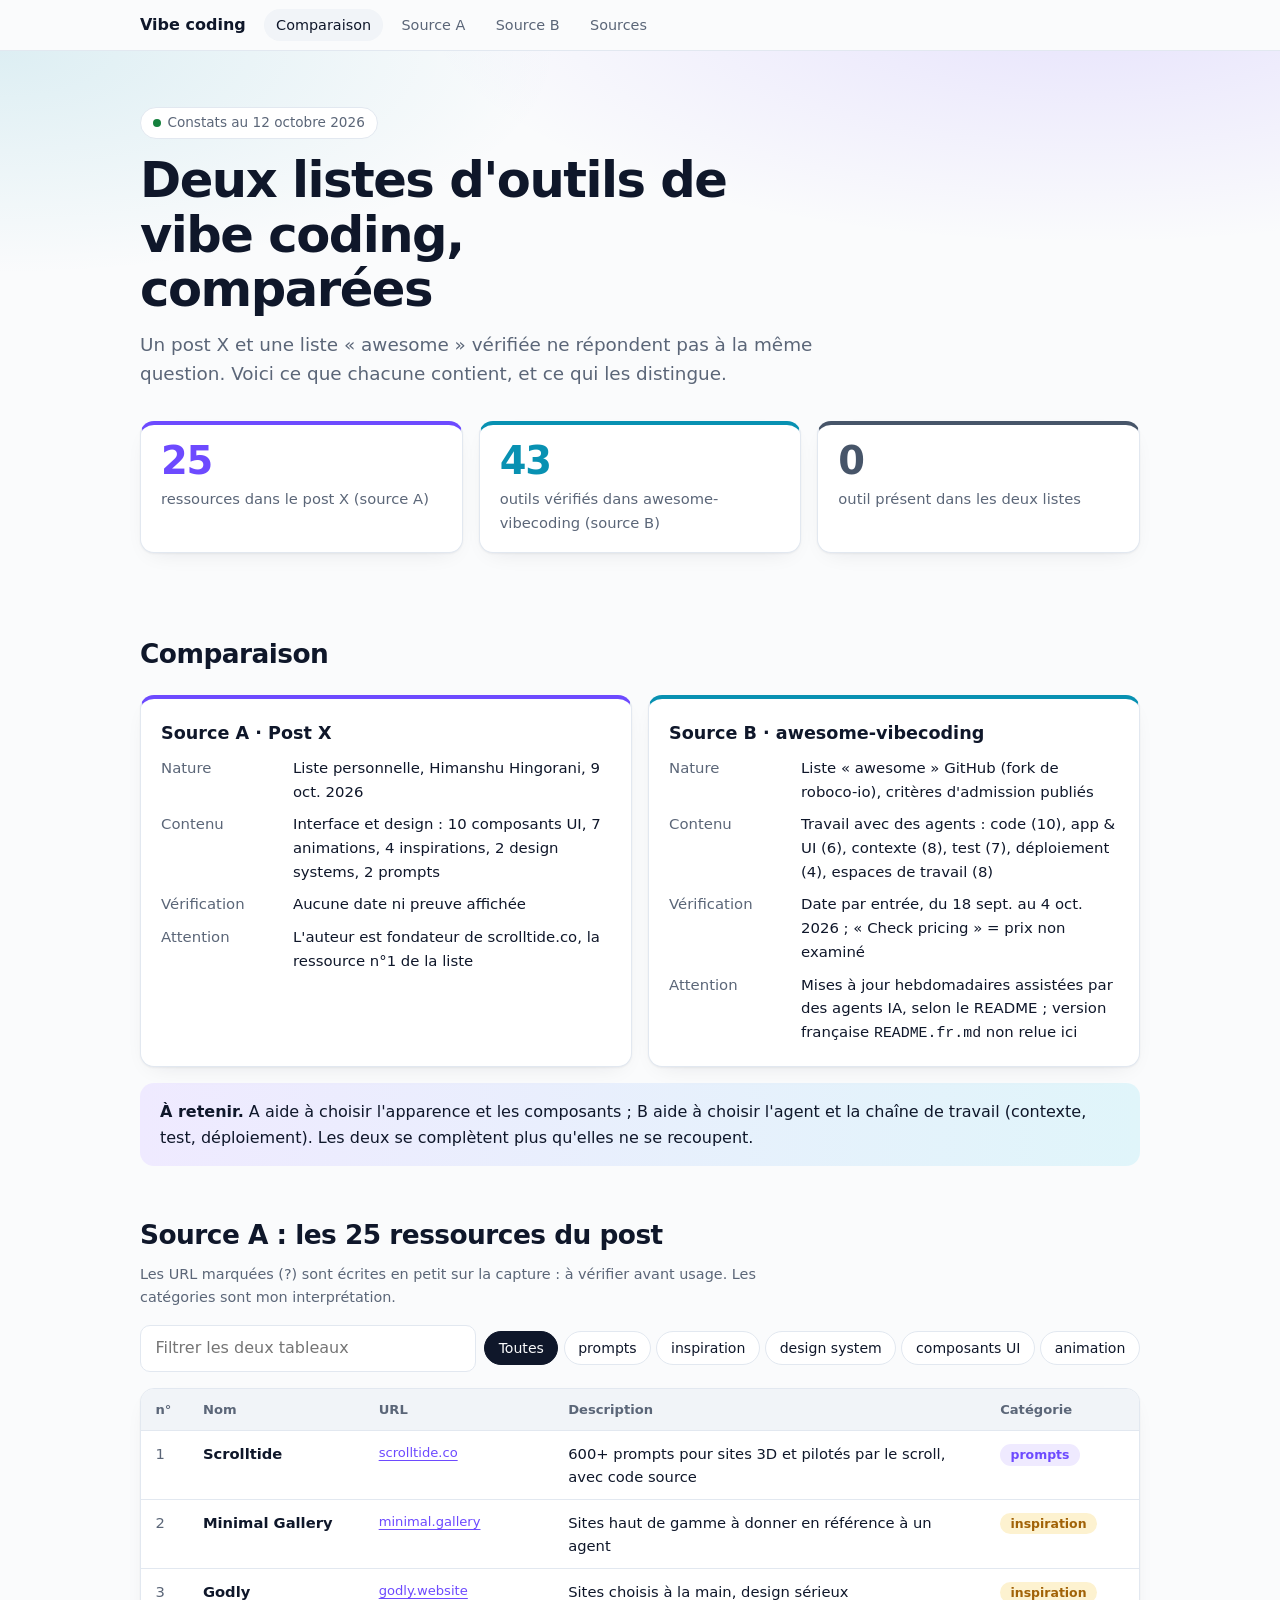
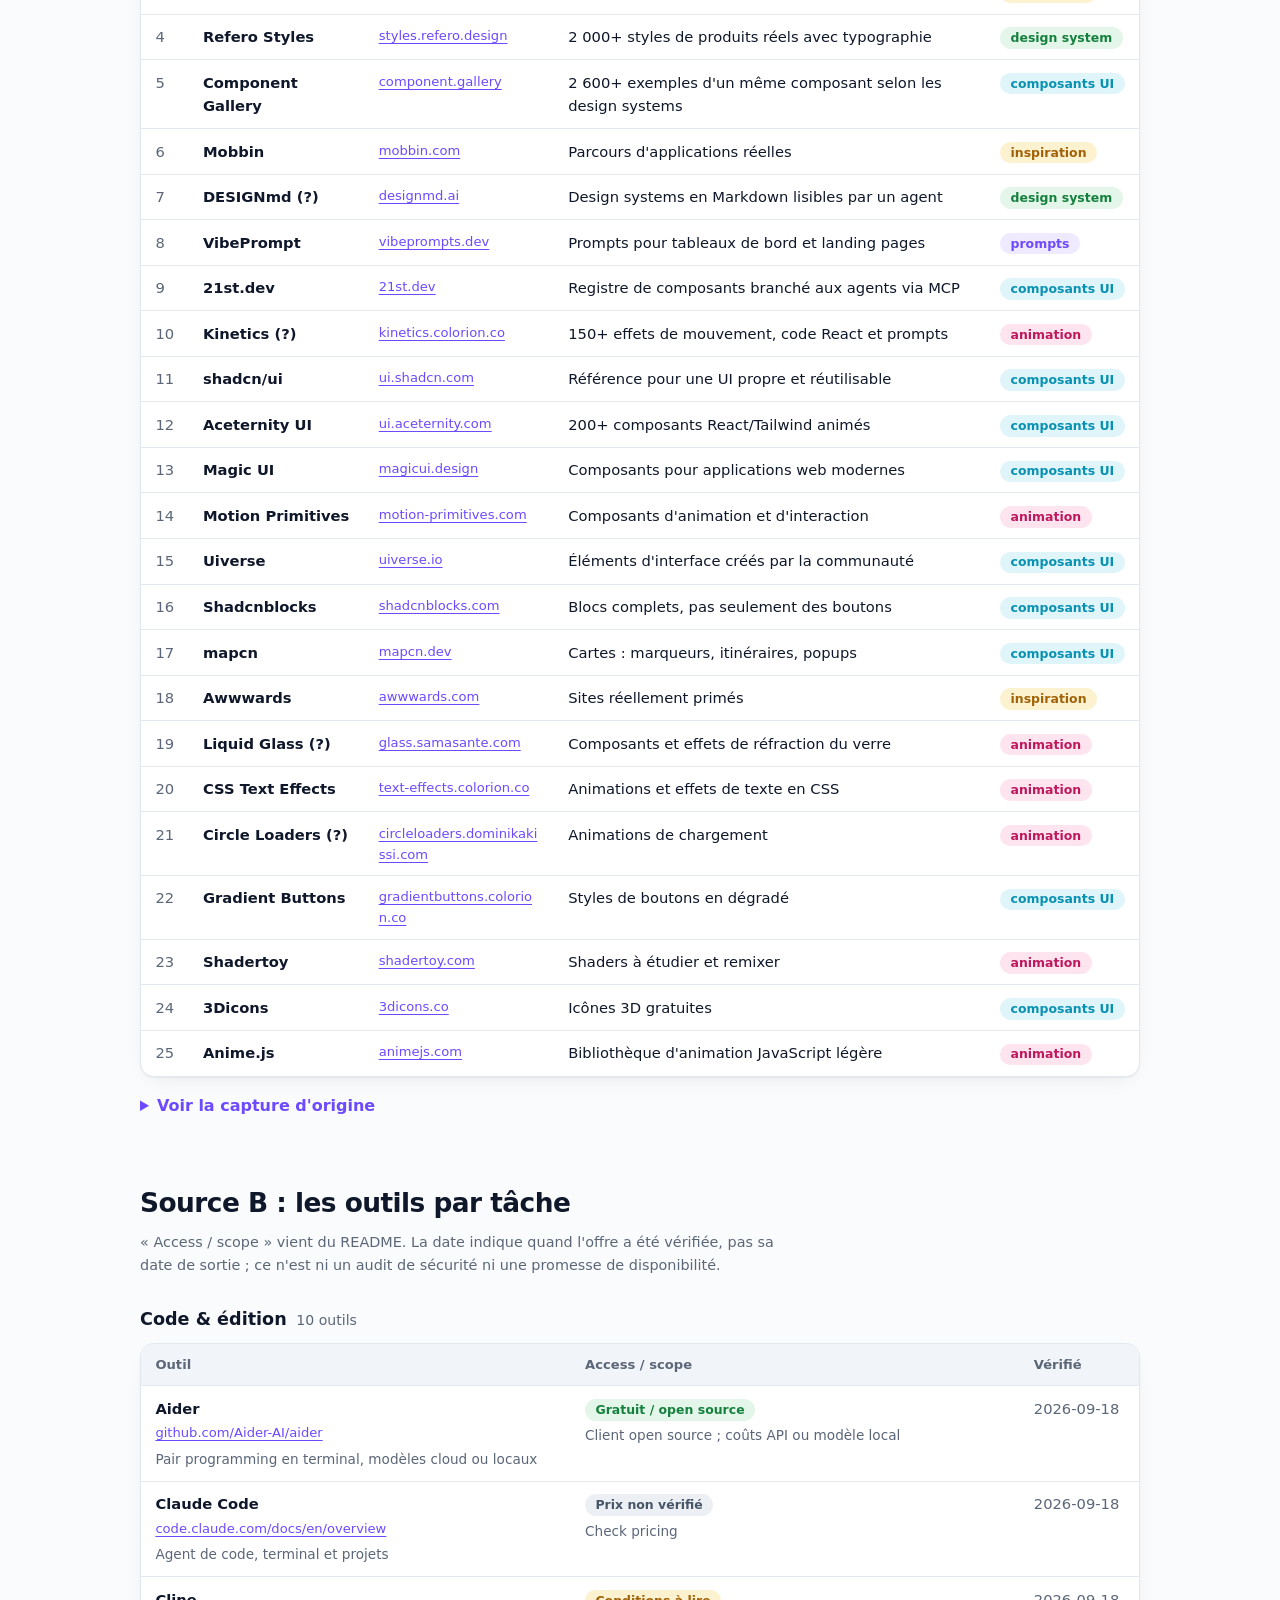
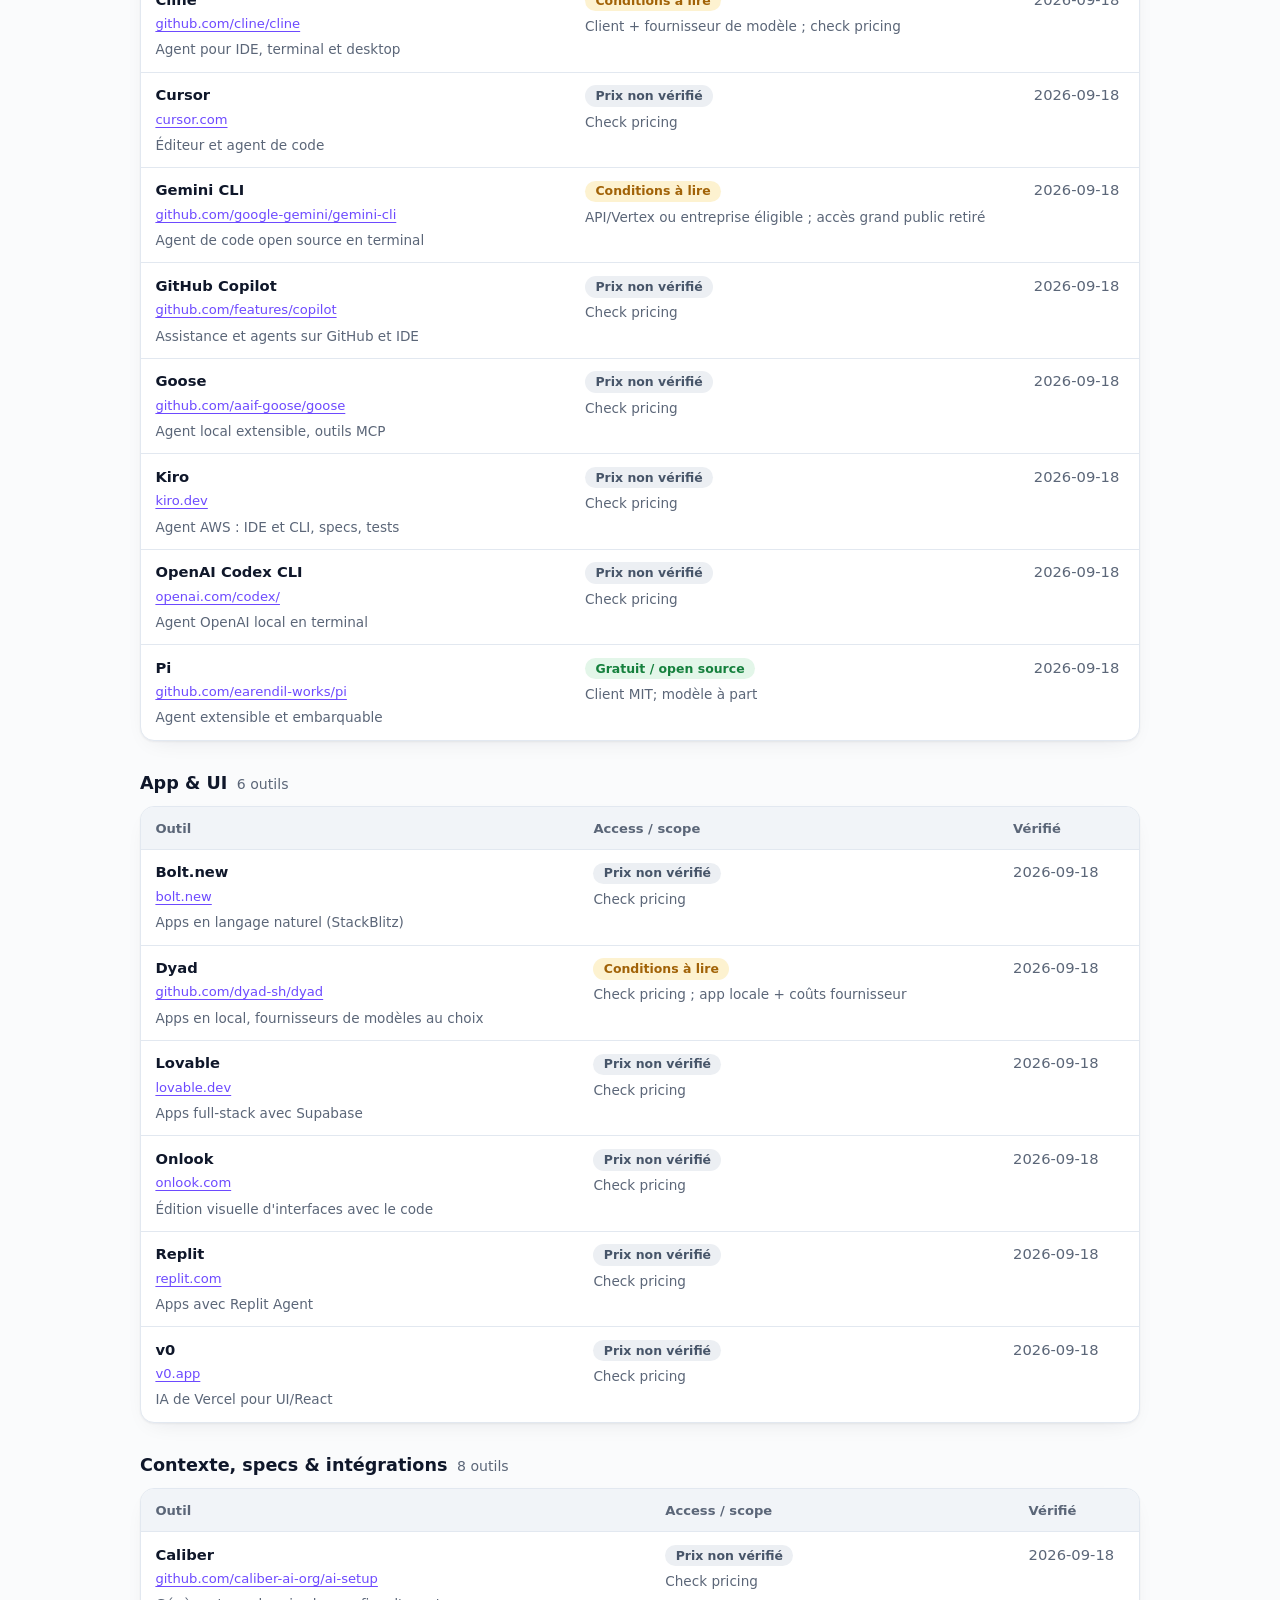
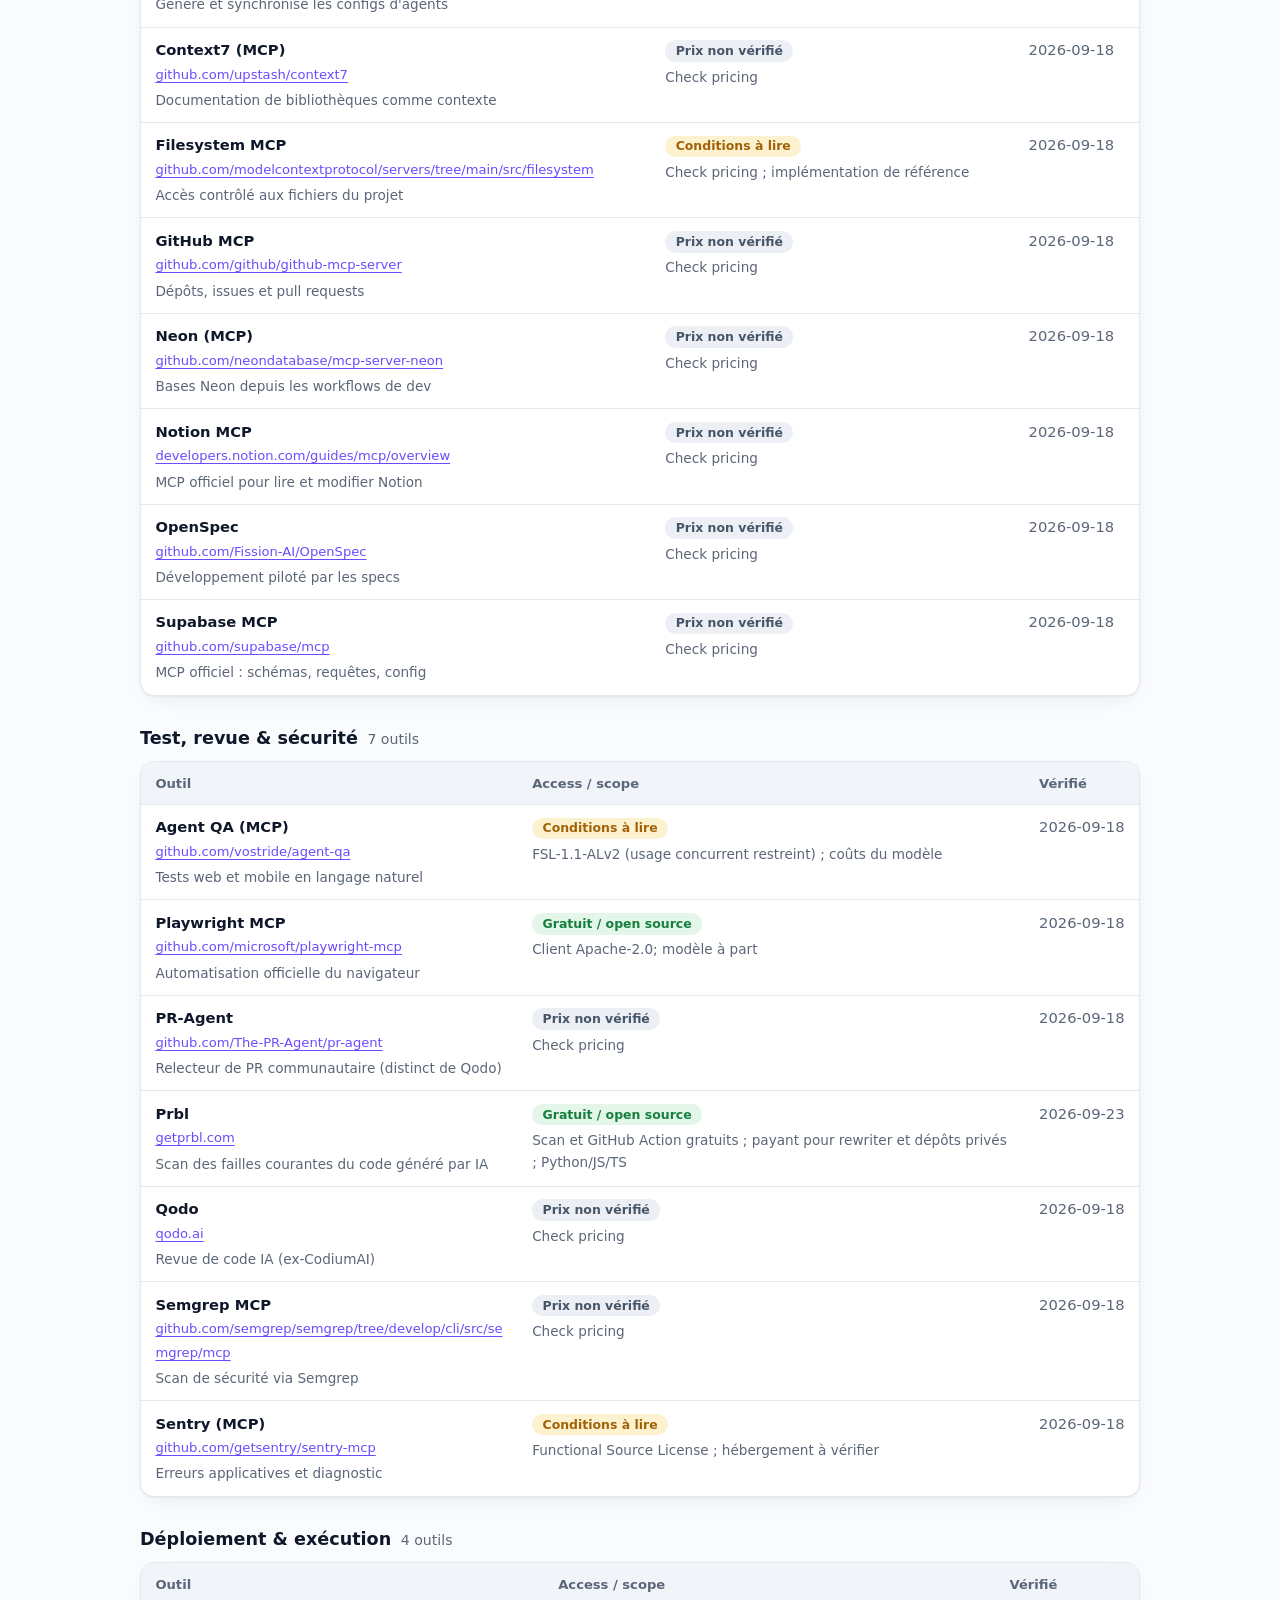
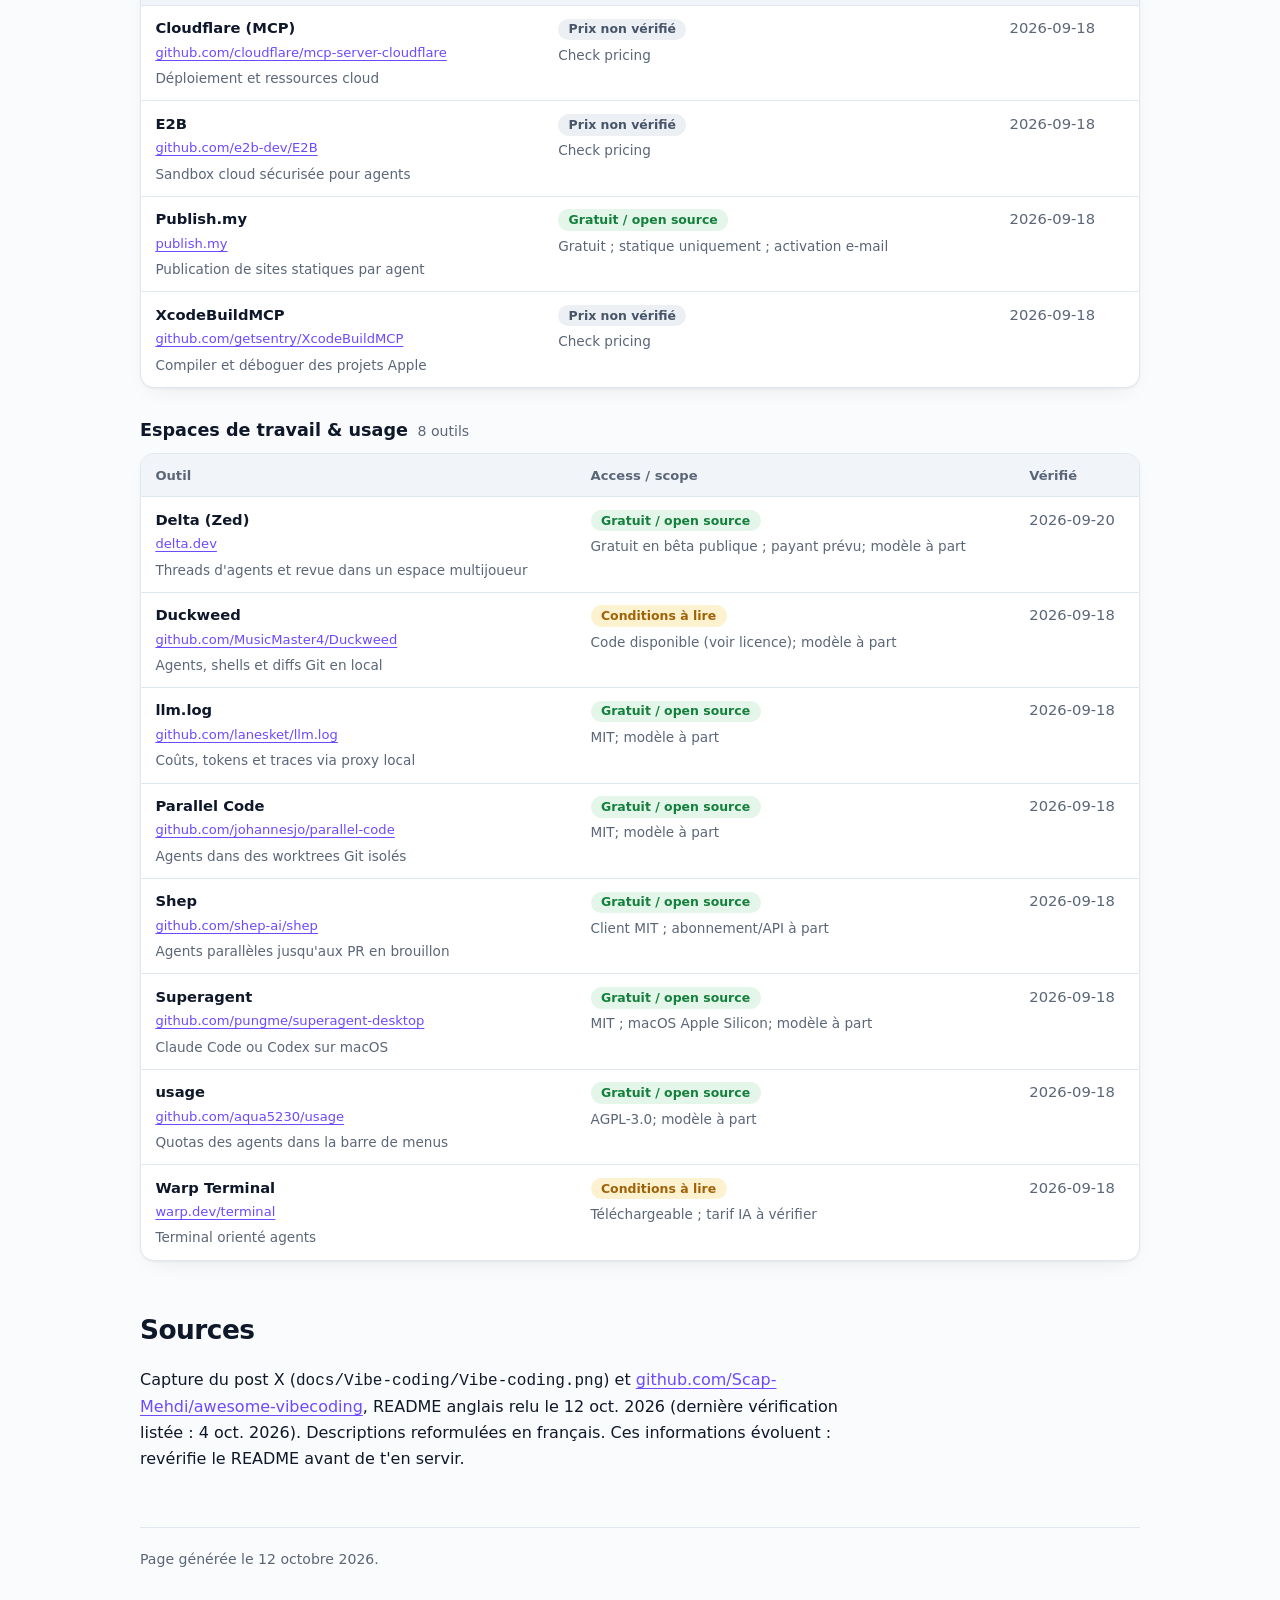
<file: index.html>
<!DOCTYPE html>
<html lang="fr">
<head>
<meta charset="utf-8">
<meta name="viewport" content="width=device-width, initial-scale=1">
<meta http-equiv="refresh" content="0; url=outils.html">
<link rel="canonical" href="outils.html">
<title>Outils de vibe coding</title>
</head>
<body><p><a href="outils.html">Ouvrir la comparaison des outils de vibe coding</a></p></body>
</html>
</file>
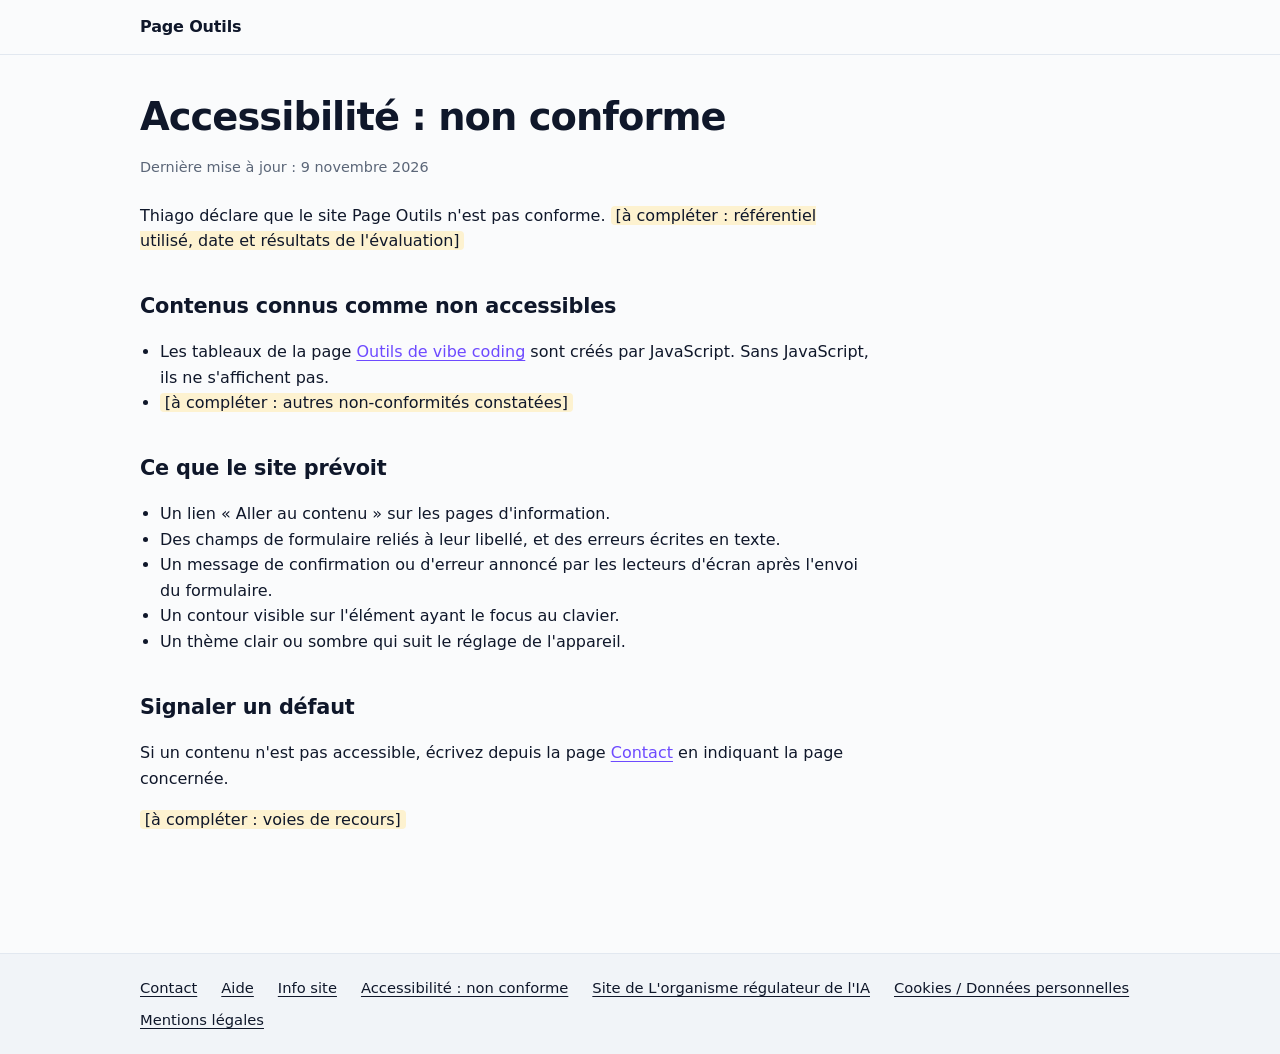
<file: accessibilite.html>
<!DOCTYPE html>
<html lang="fr">
<head>
<meta charset="utf-8">
<meta name="viewport" content="width=device-width, initial-scale=1">
<meta name="color-scheme" content="light dark">
<title>Accessibilité : non conforme | Page Outils</title>
<meta name="description" content="Déclaration d'accessibilité du site Page Outils : non conforme.">
<link rel="stylesheet" href="assets/site.css">
</head>
<body class="page">
<a class="skip" href="#contenu">Aller au contenu</a>
<header class="site-header"><div class="wrap"><a class="brand" href="outils.html">Page Outils</a></div></header>
<main id="contenu" class="wrap">
<h1>Accessibilité : non conforme</h1>
<p class="updated">Dernière mise à jour : 9 novembre 2026</p>
<p>Thiago déclare que le site Page Outils n'est pas conforme. <mark class="todo">[à compléter : référentiel utilisé, date et résultats de l'évaluation]</mark></p>

<h2>Contenus connus comme non accessibles</h2>
<ul>
  <li>Les tableaux de la page <a href="outils.html">Outils de vibe coding</a> sont créés par JavaScript. Sans JavaScript, ils ne s'affichent pas.</li>
  <li><mark class="todo">[à compléter : autres non-conformités constatées]</mark></li>
</ul>

<h2>Ce que le site prévoit</h2>
<ul>
  <li>Un lien « Aller au contenu » sur les pages d'information.</li>
  <li>Des champs de formulaire reliés à leur libellé, et des erreurs écrites en texte.</li>
  <li>Un message de confirmation ou d'erreur annoncé par les lecteurs d'écran après l'envoi du formulaire.</li>
  <li>Un contour visible sur l'élément ayant le focus au clavier.</li>
  <li>Un thème clair ou sombre qui suit le réglage de l'appareil.</li>
</ul>

<h2>Signaler un défaut</h2>
<p>Si un contenu n'est pas accessible, écrivez depuis la page <a href="contact.html">Contact</a> en indiquant la page concernée.</p>
<p><mark class="todo">[à compléter : voies de recours]</mark></p>
</main>
<footer class="site-footer">
  <div class="wrap">
    <nav aria-label="Pied de page">
      <ul>
        <li><a href="contact.html">Contact</a></li>
        <li><a href="aide.html">Aide</a></li>
        <li><a href="info-site.html">Info site</a></li>
        <li><a href="accessibilite.html">Accessibilité : non conforme</a></li>
        <!-- À COMPLÉTER : remplacer l'adresse ci-dessous par celle du site de l'organisme -->
        <li><a href="https://a-completer.invalid/">Site de L'organisme régulateur de l'IA</a></li>
        <li><a href="donnees-personnelles.html">Cookies / Données personnelles</a></li>
        <li><a href="mentions-legales.html">Mentions légales</a></li>
      </ul>
    </nav>
  </div>
</footer>
</body>
</html>
</file>
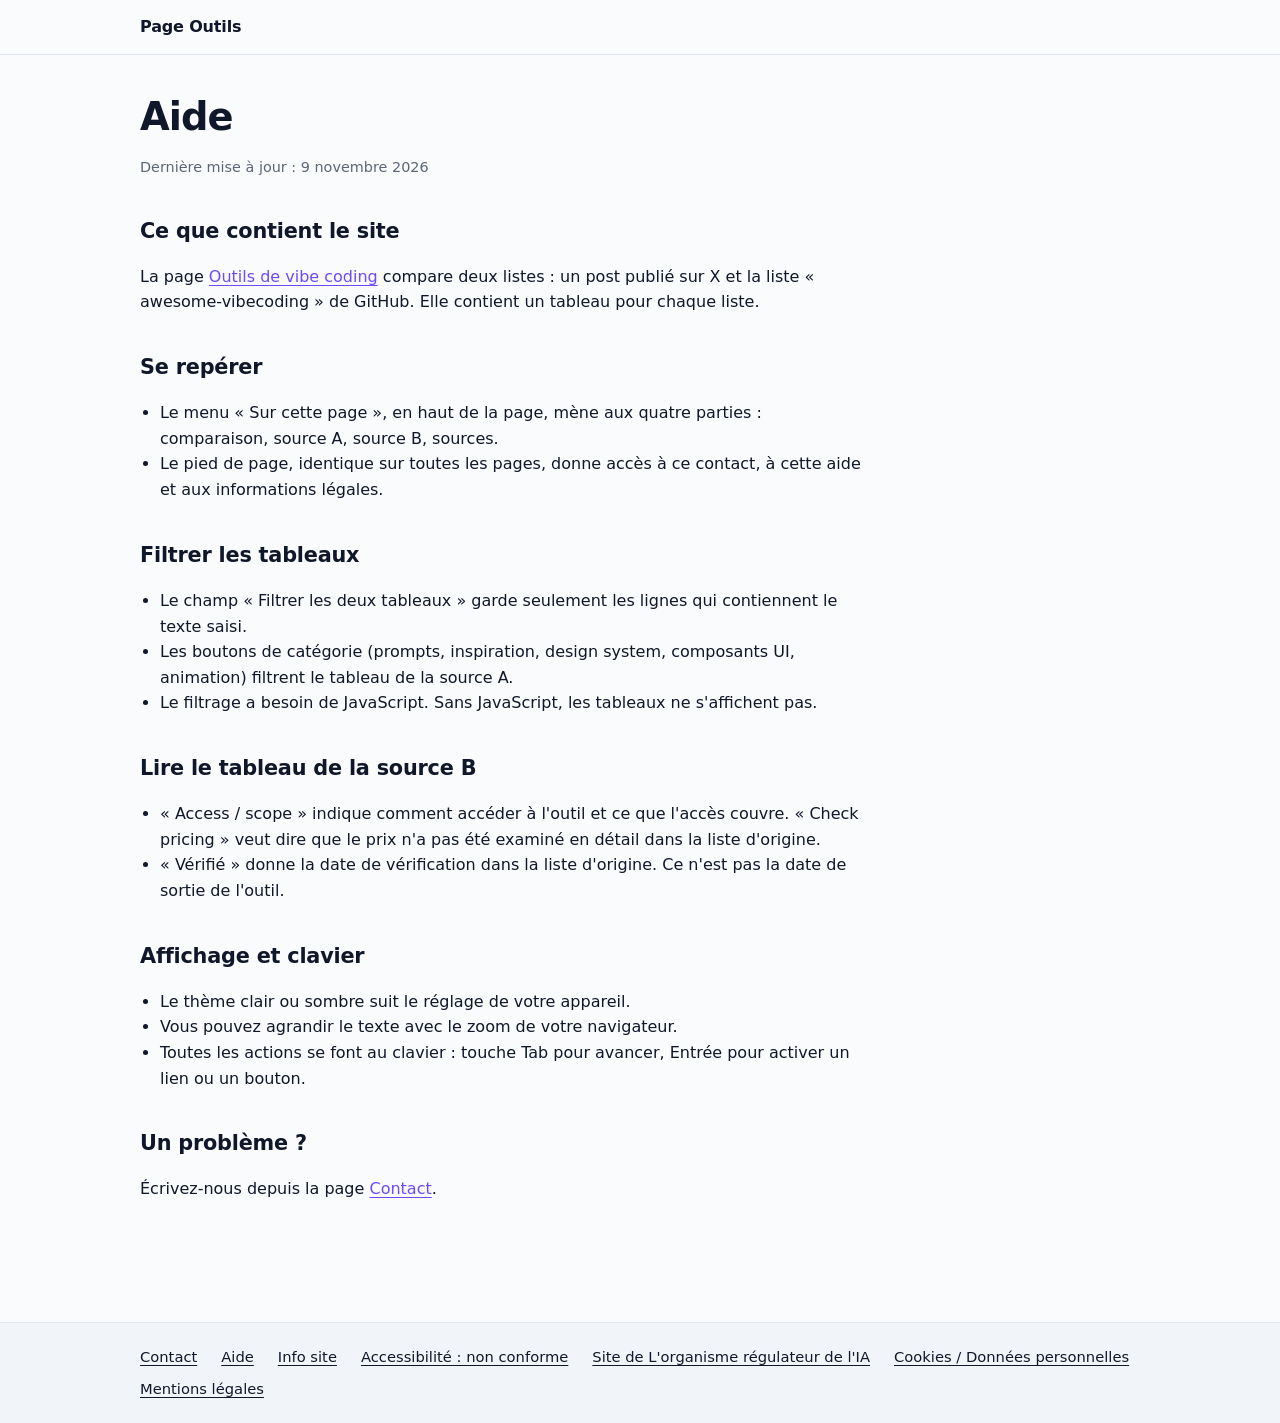
<file: aide.html>
<!DOCTYPE html>
<html lang="fr">
<head>
<meta charset="utf-8">
<meta name="viewport" content="width=device-width, initial-scale=1">
<meta name="color-scheme" content="light dark">
<title>Aide | Page Outils</title>
<meta name="description" content="Comment lire et utiliser la page de comparaison d'outils.">
<link rel="stylesheet" href="assets/site.css">
</head>
<body class="page">
<a class="skip" href="#contenu">Aller au contenu</a>
<header class="site-header"><div class="wrap"><a class="brand" href="outils.html">Page Outils</a></div></header>
<main id="contenu" class="wrap">
<h1>Aide</h1>
<p class="updated">Dernière mise à jour : 9 novembre 2026</p>

<h2>Ce que contient le site</h2>
<p>La page <a href="outils.html">Outils de vibe coding</a> compare deux listes : un post publié sur X et la liste « awesome-vibecoding » de GitHub. Elle contient un tableau pour chaque liste.</p>

<h2>Se repérer</h2>
<ul>
  <li>Le menu « Sur cette page », en haut de la page, mène aux quatre parties : comparaison, source A, source B, sources.</li>
  <li>Le pied de page, identique sur toutes les pages, donne accès à ce contact, à cette aide et aux informations légales.</li>
</ul>

<h2>Filtrer les tableaux</h2>
<ul>
  <li>Le champ « Filtrer les deux tableaux » garde seulement les lignes qui contiennent le texte saisi.</li>
  <li>Les boutons de catégorie (prompts, inspiration, design system, composants UI, animation) filtrent le tableau de la source A.</li>
  <li>Le filtrage a besoin de JavaScript. Sans JavaScript, les tableaux ne s'affichent pas.</li>
</ul>

<h2>Lire le tableau de la source B</h2>
<ul>
  <li>« Access / scope » indique comment accéder à l'outil et ce que l'accès couvre. « Check pricing » veut dire que le prix n'a pas été examiné en détail dans la liste d'origine.</li>
  <li>« Vérifié » donne la date de vérification dans la liste d'origine. Ce n'est pas la date de sortie de l'outil.</li>
</ul>

<h2>Affichage et clavier</h2>
<ul>
  <li>Le thème clair ou sombre suit le réglage de votre appareil.</li>
  <li>Vous pouvez agrandir le texte avec le zoom de votre navigateur.</li>
  <li>Toutes les actions se font au clavier : touche Tab pour avancer, Entrée pour activer un lien ou un bouton.</li>
</ul>

<h2>Un problème ?</h2>
<p>Écrivez-nous depuis la page <a href="contact.html">Contact</a>.</p>
</main>
<footer class="site-footer">
  <div class="wrap">
    <nav aria-label="Pied de page">
      <ul>
        <li><a href="contact.html">Contact</a></li>
        <li><a href="aide.html">Aide</a></li>
        <li><a href="info-site.html">Info site</a></li>
        <li><a href="accessibilite.html">Accessibilité : non conforme</a></li>
        <!-- À COMPLÉTER : remplacer l'adresse ci-dessous par celle du site de l'organisme -->
        <li><a href="https://a-completer.invalid/">Site de L'organisme régulateur de l'IA</a></li>
        <li><a href="donnees-personnelles.html">Cookies / Données personnelles</a></li>
        <li><a href="mentions-legales.html">Mentions légales</a></li>
      </ul>
    </nav>
  </div>
</footer>
</body>
</html>
</file>
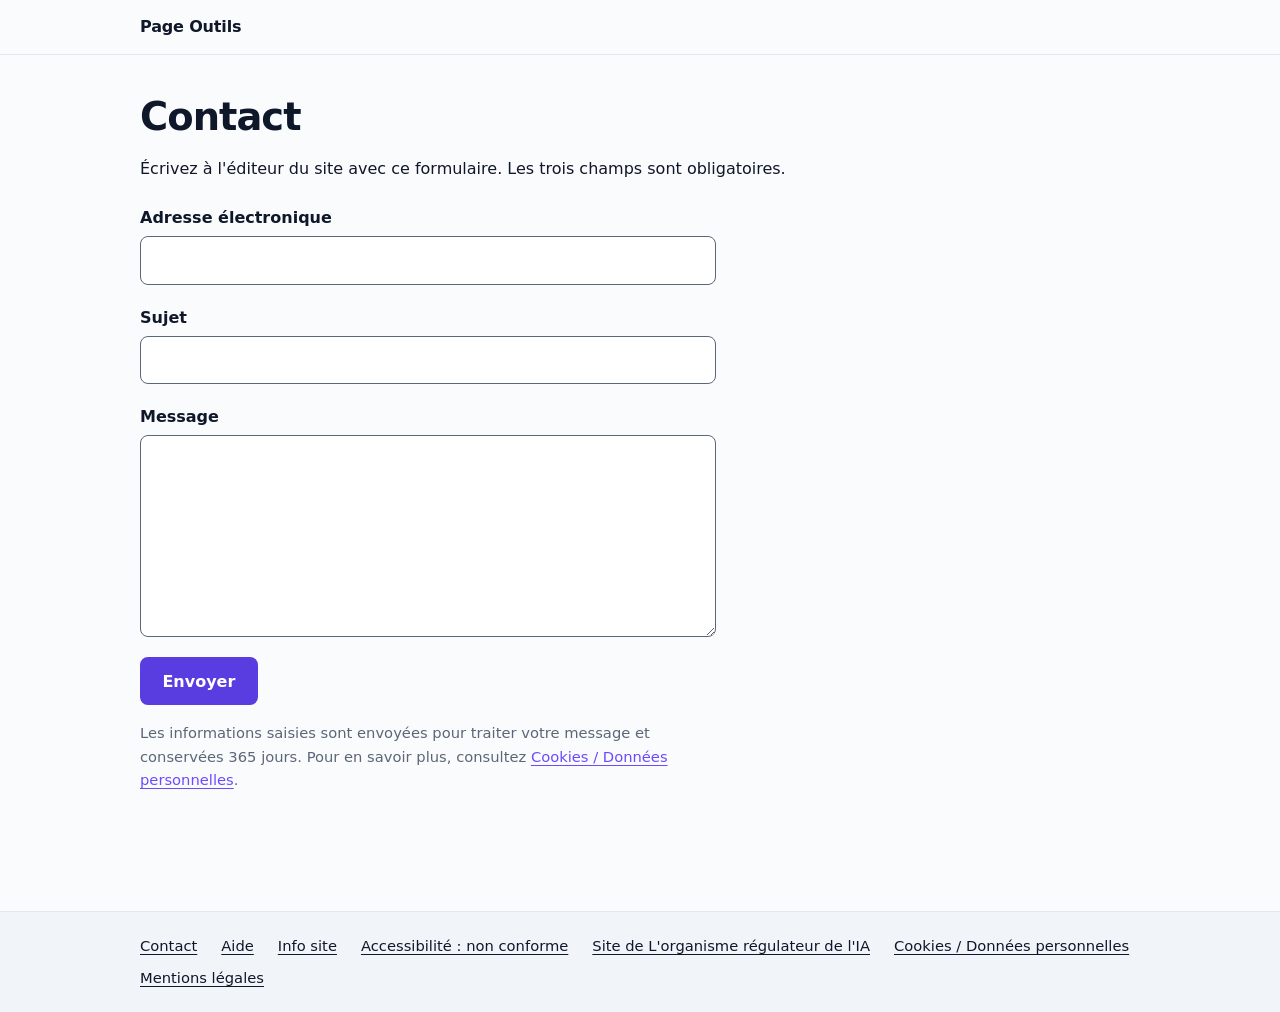
<file: contact.html>
<!DOCTYPE html>
<html lang="fr">
<head>
<meta charset="utf-8">
<meta name="viewport" content="width=device-width, initial-scale=1">
<meta name="color-scheme" content="light dark">
<title>Contact | Page Outils</title>
<meta name="description" content="Écrire à l'éditeur du site Page Outils.">
<link rel="stylesheet" href="assets/site.css">
</head>
<body class="page">
<a class="skip" href="#contenu">Aller au contenu</a>
<header class="site-header"><div class="wrap"><a class="brand" href="outils.html">Page Outils</a></div></header>
<main id="contenu" class="wrap">
<h1>Contact</h1>
<p>Écrivez à l'éditeur du site avec ce formulaire. Les trois champs sont obligatoires.</p>
<noscript><p class="status err">Erreur : ce formulaire a besoin de JavaScript pour envoyer le message.</p></noscript>
<!-- À COMPLÉTER : remplacer data-endpoint par l'adresse du service qui reçoit les messages -->
<form id="contact-form" class="form" data-endpoint="https://site.com/contact" novalidate>
  <div class="field">
    <label for="email">Adresse électronique</label>
    <input id="email" name="email" type="email" autocomplete="email" required aria-describedby="email-err">
    <p id="email-err" class="err" hidden></p>
  </div>
  <div class="field">
    <label for="subject">Sujet</label>
    <input id="subject" name="subject" type="text" autocomplete="off" required aria-describedby="subject-err">
    <p id="subject-err" class="err" hidden></p>
  </div>
  <div class="field">
    <label for="message">Message</label>
    <textarea id="message" name="message" rows="7" required aria-describedby="message-err"></textarea>
    <p id="message-err" class="err" hidden></p>
  </div>
  <button type="submit" class="btn">Envoyer</button>
  <div id="status" class="status" role="status" aria-live="polite"></div>
  <p class="info">Les informations saisies sont envoyées pour traiter votre message et conservées 365 jours. Pour en savoir plus, consultez <a href="donnees-personnelles.html">Cookies / Données personnelles</a>.</p>
</form>
</main>
<footer class="site-footer">
  <div class="wrap">
    <nav aria-label="Pied de page">
      <ul>
        <li><a href="contact.html">Contact</a></li>
        <li><a href="aide.html">Aide</a></li>
        <li><a href="info-site.html">Info site</a></li>
        <li><a href="accessibilite.html">Accessibilité : non conforme</a></li>
        <!-- À COMPLÉTER : remplacer l'adresse ci-dessous par celle du site de l'organisme -->
        <li><a href="https://a-completer.invalid/">Site de L'organisme régulateur de l'IA</a></li>
        <li><a href="donnees-personnelles.html">Cookies / Données personnelles</a></li>
        <li><a href="mentions-legales.html">Mentions légales</a></li>
      </ul>
    </nav>
  </div>
</footer>
<script src="assets/contact.js" defer></script>
</body>
</html>
</file>
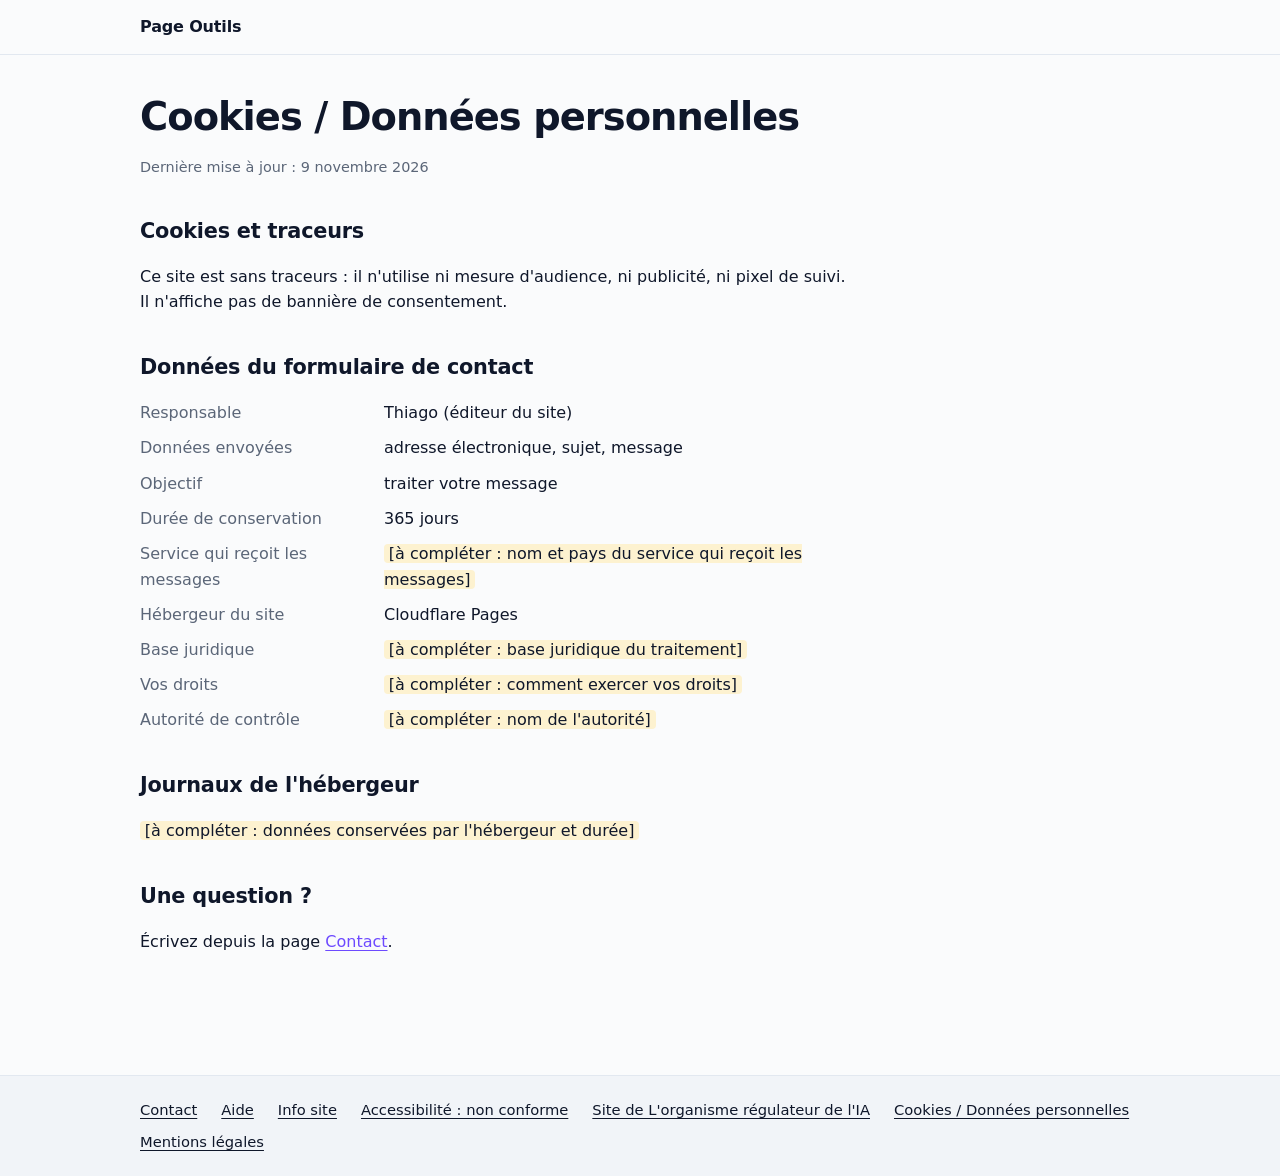
<file: donnees-personnelles.html>
<!DOCTYPE html>
<html lang="fr">
<head>
<meta charset="utf-8">
<meta name="viewport" content="width=device-width, initial-scale=1">
<meta name="color-scheme" content="light dark">
<title>Cookies / Données personnelles | Page Outils</title>
<meta name="description" content="Cookies, traceurs et données personnelles du site Page Outils.">
<link rel="stylesheet" href="assets/site.css">
</head>
<body class="page">
<a class="skip" href="#contenu">Aller au contenu</a>
<header class="site-header"><div class="wrap"><a class="brand" href="outils.html">Page Outils</a></div></header>
<main id="contenu" class="wrap">
<h1>Cookies / Données personnelles</h1>
<p class="updated">Dernière mise à jour : 9 novembre 2026</p>

<h2>Cookies et traceurs</h2>
<p>Ce site est sans traceurs : il n'utilise ni mesure d'audience, ni publicité, ni pixel de suivi. Il n'affiche pas de bannière de consentement.</p>

<h2>Données du formulaire de contact</h2>
<dl class="facts">
  <dt>Responsable</dt><dd>Thiago (éditeur du site)</dd>
  <dt>Données envoyées</dt><dd>adresse électronique, sujet, message</dd>
  <dt>Objectif</dt><dd>traiter votre message</dd>
  <dt>Durée de conservation</dt><dd>365 jours</dd>
  <dt>Service qui reçoit les messages</dt><dd><mark class="todo">[à compléter : nom et pays du service qui reçoit les messages]</mark></dd>
  <dt>Hébergeur du site</dt><dd>Cloudflare Pages</dd>
  <dt>Base juridique</dt><dd><mark class="todo">[à compléter : base juridique du traitement]</mark></dd>
  <dt>Vos droits</dt><dd><mark class="todo">[à compléter : comment exercer vos droits]</mark></dd>
  <dt>Autorité de contrôle</dt><dd><mark class="todo">[à compléter : nom de l'autorité]</mark></dd>
</dl>

<h2>Journaux de l'hébergeur</h2>
<p><mark class="todo">[à compléter : données conservées par l'hébergeur et durée]</mark></p>

<h2>Une question ?</h2>
<p>Écrivez depuis la page <a href="contact.html">Contact</a>.</p>
</main>
<footer class="site-footer">
  <div class="wrap">
    <nav aria-label="Pied de page">
      <ul>
        <li><a href="contact.html">Contact</a></li>
        <li><a href="aide.html">Aide</a></li>
        <li><a href="info-site.html">Info site</a></li>
        <li><a href="accessibilite.html">Accessibilité : non conforme</a></li>
        <!-- À COMPLÉTER : remplacer l'adresse ci-dessous par celle du site de l'organisme -->
        <li><a href="https://a-completer.invalid/">Site de L'organisme régulateur de l'IA</a></li>
        <li><a href="donnees-personnelles.html">Cookies / Données personnelles</a></li>
        <li><a href="mentions-legales.html">Mentions légales</a></li>
      </ul>
    </nav>
  </div>
</footer>
</body>
</html>
</file>
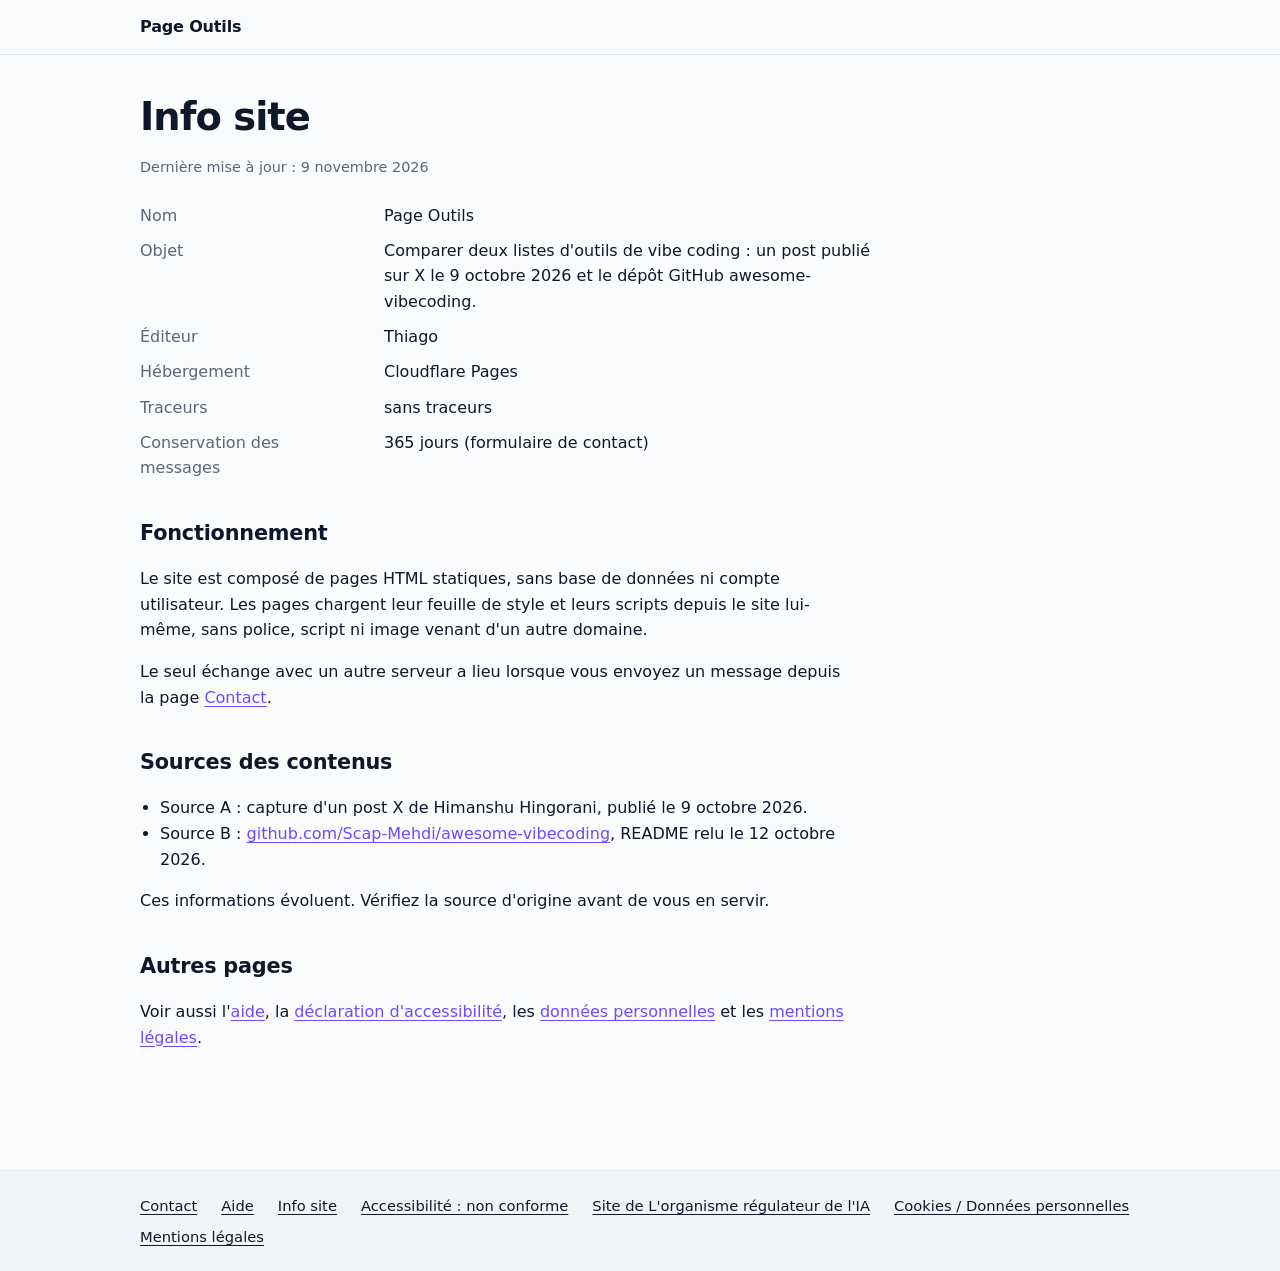
<file: info-site.html>
<!DOCTYPE html>
<html lang="fr">
<head>
<meta charset="utf-8">
<meta name="viewport" content="width=device-width, initial-scale=1">
<meta name="color-scheme" content="light dark">
<title>Info site | Page Outils</title>
<meta name="description" content="Objet, fonctionnement et ressources du site Page Outils.">
<link rel="stylesheet" href="assets/site.css">
</head>
<body class="page">
<a class="skip" href="#contenu">Aller au contenu</a>
<header class="site-header"><div class="wrap"><a class="brand" href="outils.html">Page Outils</a></div></header>
<main id="contenu" class="wrap">
<h1>Info site</h1>
<p class="updated">Dernière mise à jour : 9 novembre 2026</p>
<dl class="facts">
  <dt>Nom</dt><dd>Page Outils</dd>
  <dt>Objet</dt><dd>Comparer deux listes d'outils de vibe coding : un post publié sur X le 9 octobre 2026 et le dépôt GitHub awesome-vibecoding.</dd>
  <dt>Éditeur</dt><dd>Thiago</dd>
  <dt>Hébergement</dt><dd>Cloudflare Pages</dd>
  <dt>Traceurs</dt><dd>sans traceurs</dd>
  <dt>Conservation des messages</dt><dd>365 jours (formulaire de contact)</dd>
</dl>

<h2>Fonctionnement</h2>
<p>Le site est composé de pages HTML statiques, sans base de données ni compte utilisateur. Les pages chargent leur feuille de style et leurs scripts depuis le site lui-même, sans police, script ni image venant d'un autre domaine.</p>
<p>Le seul échange avec un autre serveur a lieu lorsque vous envoyez un message depuis la page <a href="contact.html">Contact</a>.</p>

<h2>Sources des contenus</h2>
<ul>
  <li>Source A : capture d'un post X de Himanshu Hingorani, publié le 9 octobre 2026.</li>
  <li>Source B : <a href="https://github.com/Scap-Mehdi/awesome-vibecoding">github.com/Scap-Mehdi/awesome-vibecoding</a>, README relu le 12 octobre 2026.</li>
</ul>
<p>Ces informations évoluent. Vérifiez la source d'origine avant de vous en servir.</p>

<h2>Autres pages</h2>
<p>Voir aussi l'<a href="aide.html">aide</a>, la <a href="accessibilite.html">déclaration d'accessibilité</a>, les <a href="donnees-personnelles.html">données personnelles</a> et les <a href="mentions-legales.html">mentions légales</a>.</p>
</main>
<footer class="site-footer">
  <div class="wrap">
    <nav aria-label="Pied de page">
      <ul>
        <li><a href="contact.html">Contact</a></li>
        <li><a href="aide.html">Aide</a></li>
        <li><a href="info-site.html">Info site</a></li>
        <li><a href="accessibilite.html">Accessibilité : non conforme</a></li>
        <!-- À COMPLÉTER : remplacer l'adresse ci-dessous par celle du site de l'organisme -->
        <li><a href="https://a-completer.invalid/">Site de L'organisme régulateur de l'IA</a></li>
        <li><a href="donnees-personnelles.html">Cookies / Données personnelles</a></li>
        <li><a href="mentions-legales.html">Mentions légales</a></li>
      </ul>
    </nav>
  </div>
</footer>
</body>
</html>
</file>
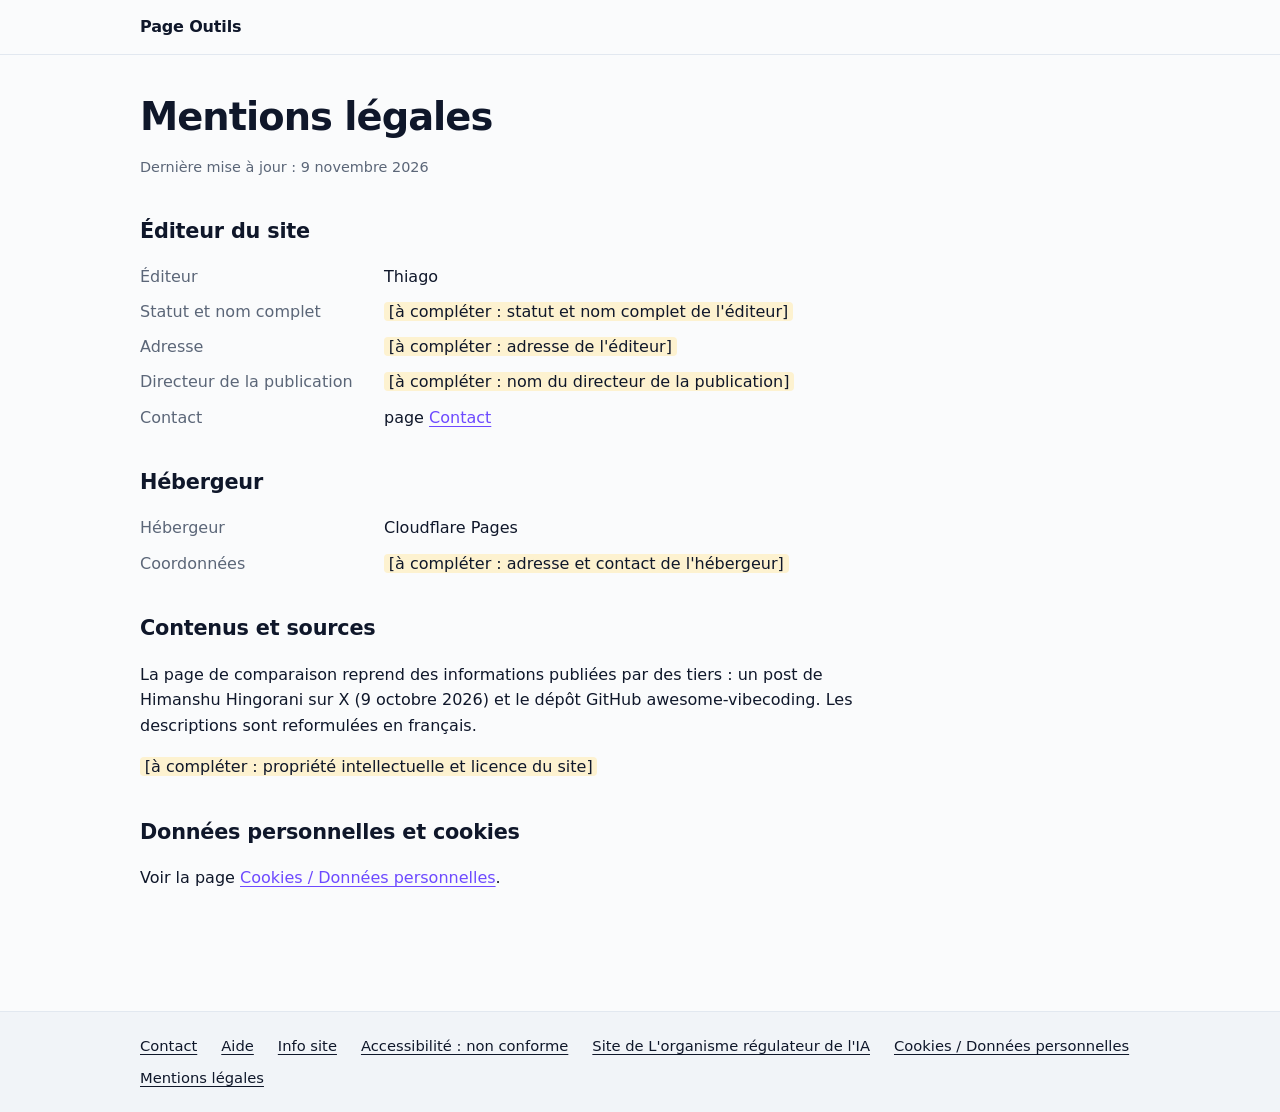
<file: mentions-legales.html>
<!DOCTYPE html>
<html lang="fr">
<head>
<meta charset="utf-8">
<meta name="viewport" content="width=device-width, initial-scale=1">
<meta name="color-scheme" content="light dark">
<title>Mentions légales | Page Outils</title>
<meta name="description" content="Éditeur et hébergeur du site Page Outils.">
<link rel="stylesheet" href="assets/site.css">
</head>
<body class="page">
<a class="skip" href="#contenu">Aller au contenu</a>
<header class="site-header"><div class="wrap"><a class="brand" href="outils.html">Page Outils</a></div></header>
<main id="contenu" class="wrap">
<h1>Mentions légales</h1>
<p class="updated">Dernière mise à jour : 9 novembre 2026</p>

<h2>Éditeur du site</h2>
<dl class="facts">
  <dt>Éditeur</dt><dd>Thiago</dd>
  <dt>Statut et nom complet</dt><dd><mark class="todo">[à compléter : statut et nom complet de l'éditeur]</mark></dd>
  <dt>Adresse</dt><dd><mark class="todo">[à compléter : adresse de l'éditeur]</mark></dd>
  <dt>Directeur de la publication</dt><dd><mark class="todo">[à compléter : nom du directeur de la publication]</mark></dd>
  <dt>Contact</dt><dd>page <a href="contact.html">Contact</a></dd>
</dl>

<h2>Hébergeur</h2>
<dl class="facts">
  <dt>Hébergeur</dt><dd>Cloudflare Pages</dd>
  <dt>Coordonnées</dt><dd><mark class="todo">[à compléter : adresse et contact de l'hébergeur]</mark></dd>
</dl>

<h2>Contenus et sources</h2>
<p>La page de comparaison reprend des informations publiées par des tiers : un post de Himanshu Hingorani sur X (9 octobre 2026) et le dépôt GitHub awesome-vibecoding. Les descriptions sont reformulées en français.</p>
<p><mark class="todo">[à compléter : propriété intellectuelle et licence du site]</mark></p>

<h2>Données personnelles et cookies</h2>
<p>Voir la page <a href="donnees-personnelles.html">Cookies / Données personnelles</a>.</p>
</main>
<footer class="site-footer">
  <div class="wrap">
    <nav aria-label="Pied de page">
      <ul>
        <li><a href="contact.html">Contact</a></li>
        <li><a href="aide.html">Aide</a></li>
        <li><a href="info-site.html">Info site</a></li>
        <li><a href="accessibilite.html">Accessibilité : non conforme</a></li>
        <!-- À COMPLÉTER : remplacer l'adresse ci-dessous par celle du site de l'organisme -->
        <li><a href="https://a-completer.invalid/">Site de L'organisme régulateur de l'IA</a></li>
        <li><a href="donnees-personnelles.html">Cookies / Données personnelles</a></li>
        <li><a href="mentions-legales.html">Mentions légales</a></li>
      </ul>
    </nav>
  </div>
</footer>
</body>
</html>
</file>
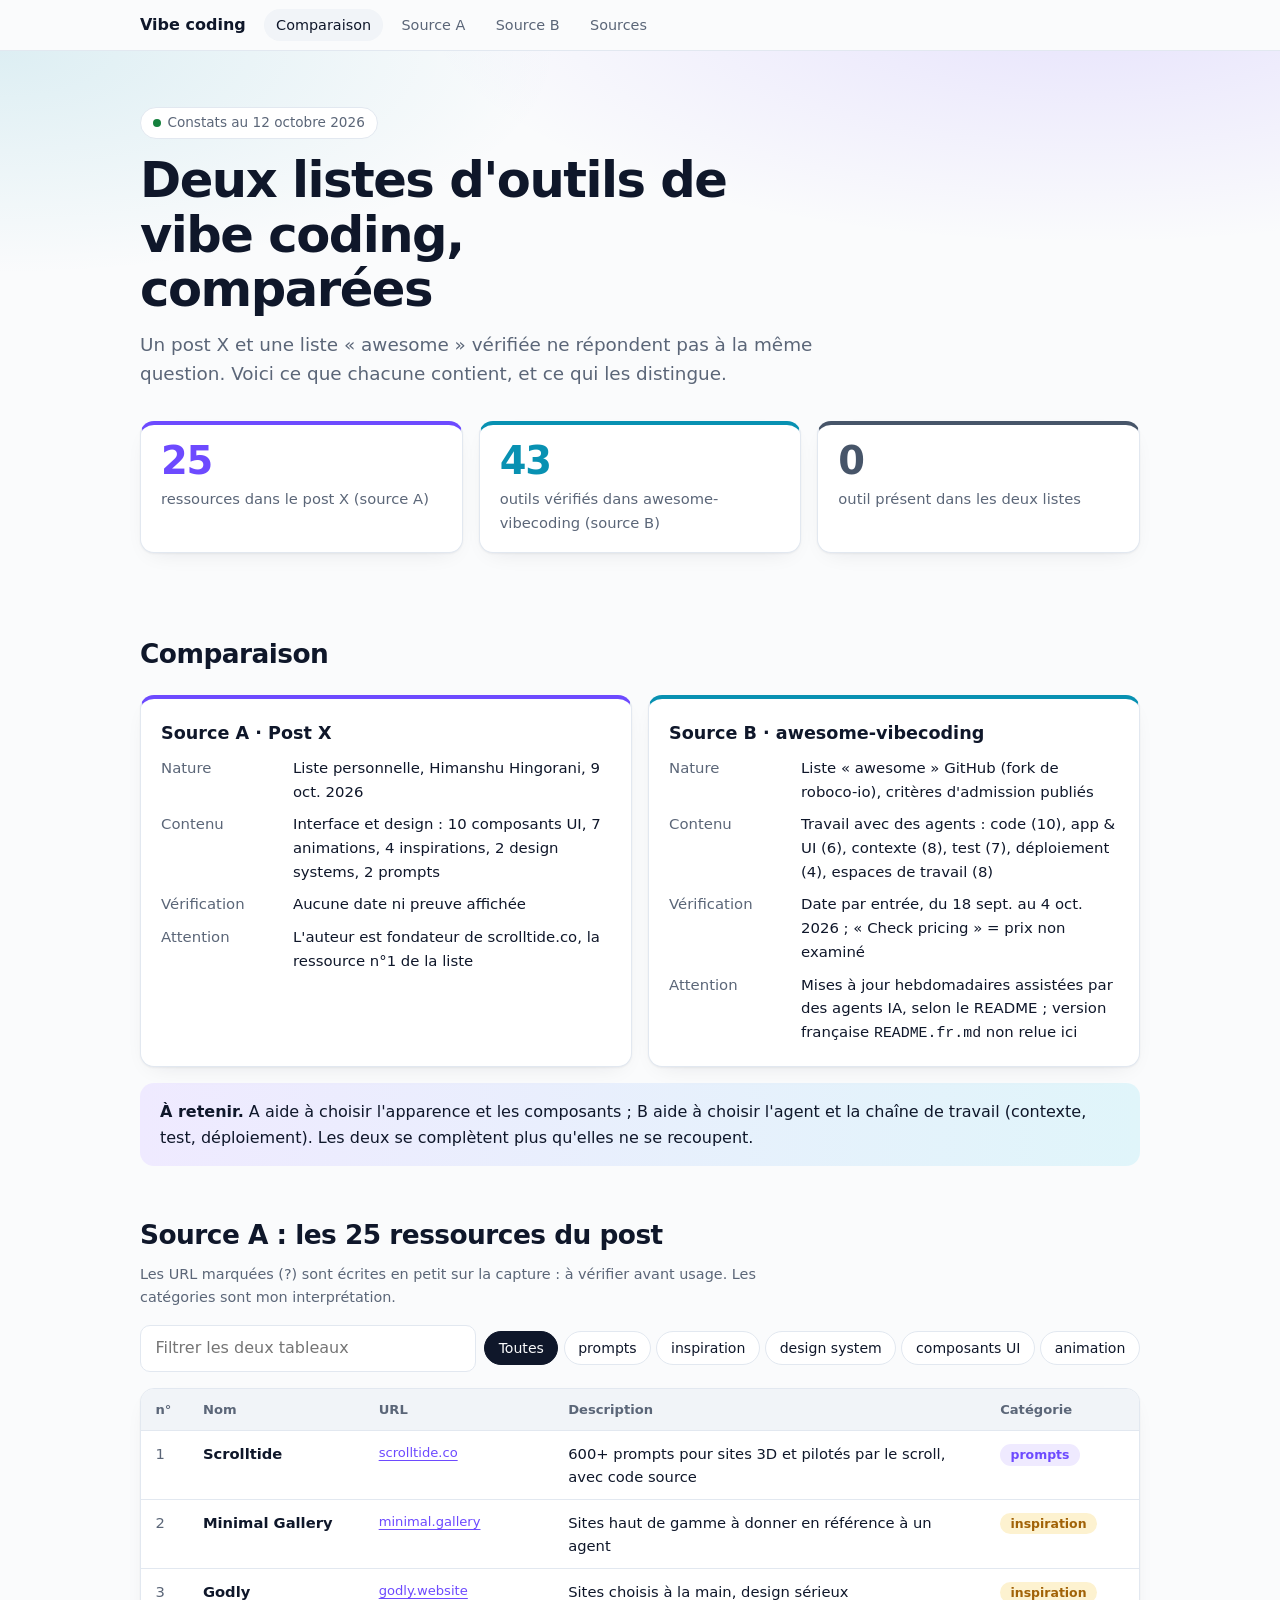
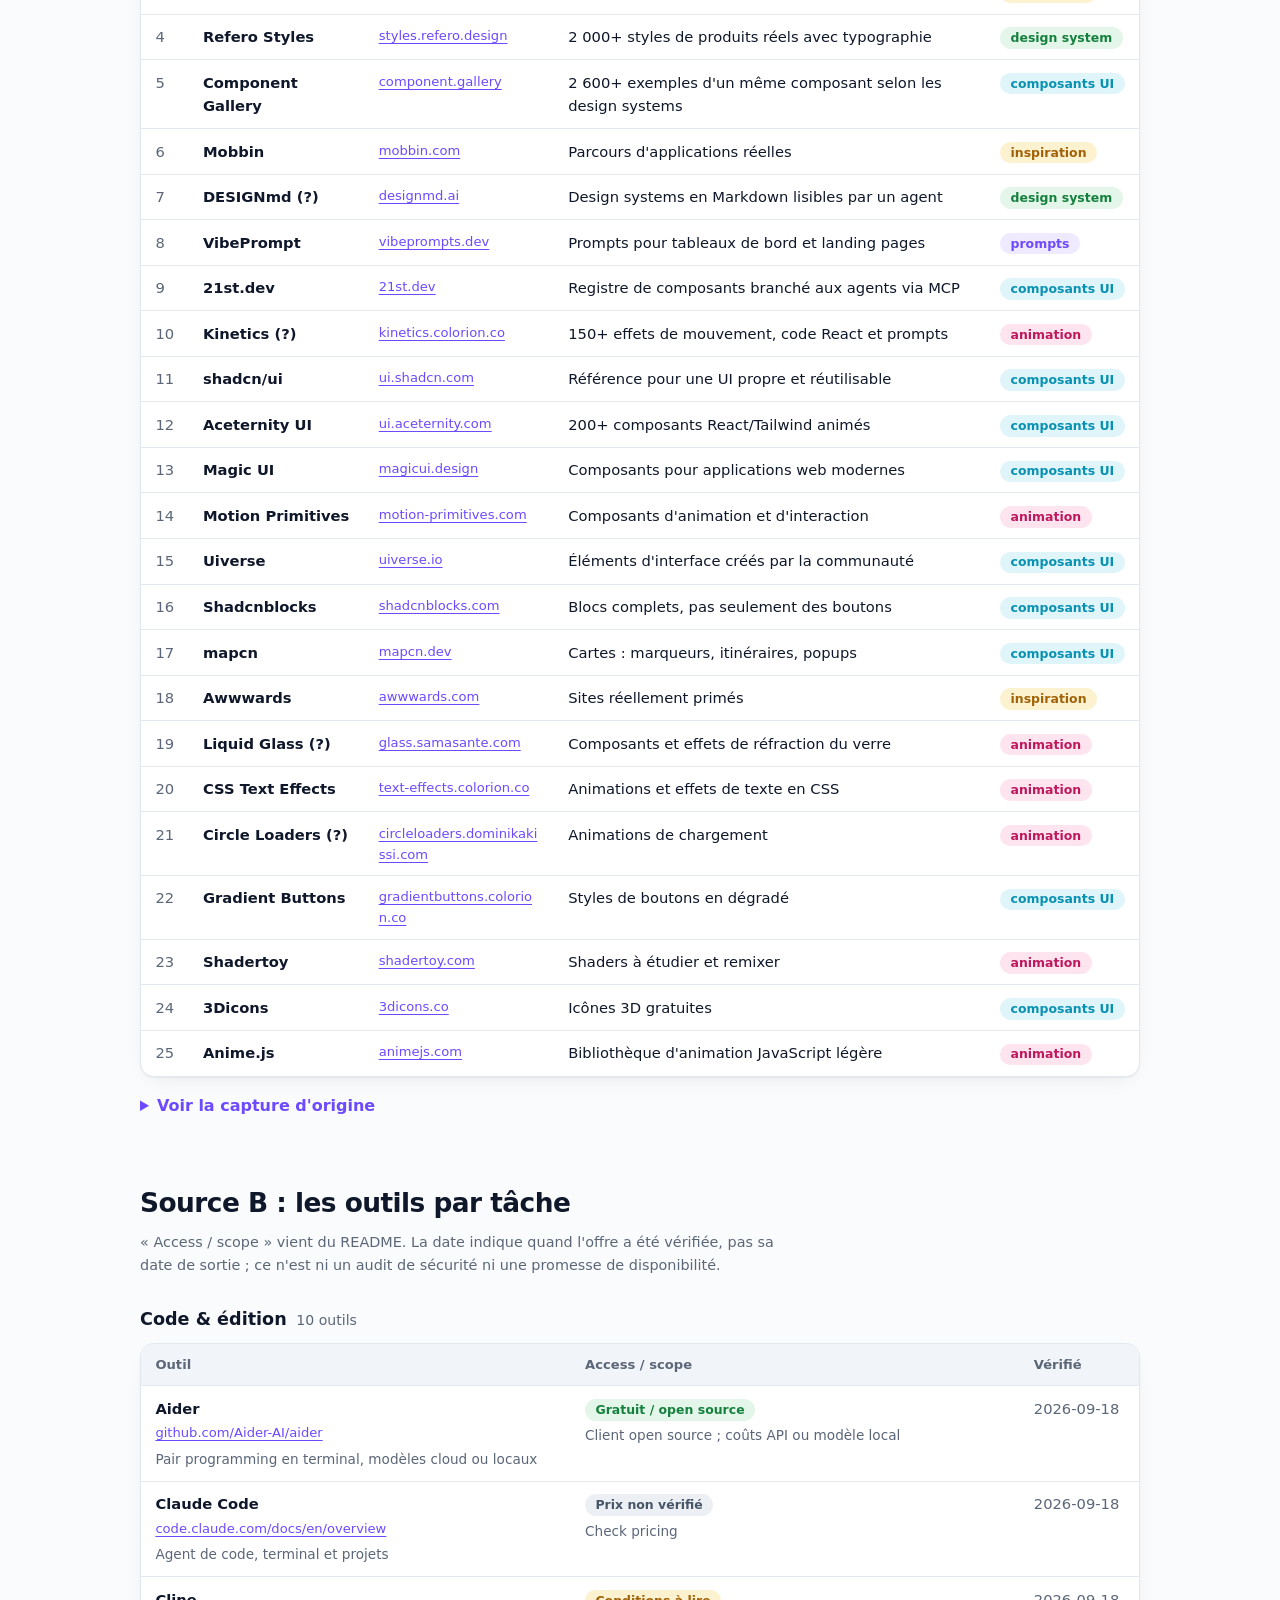
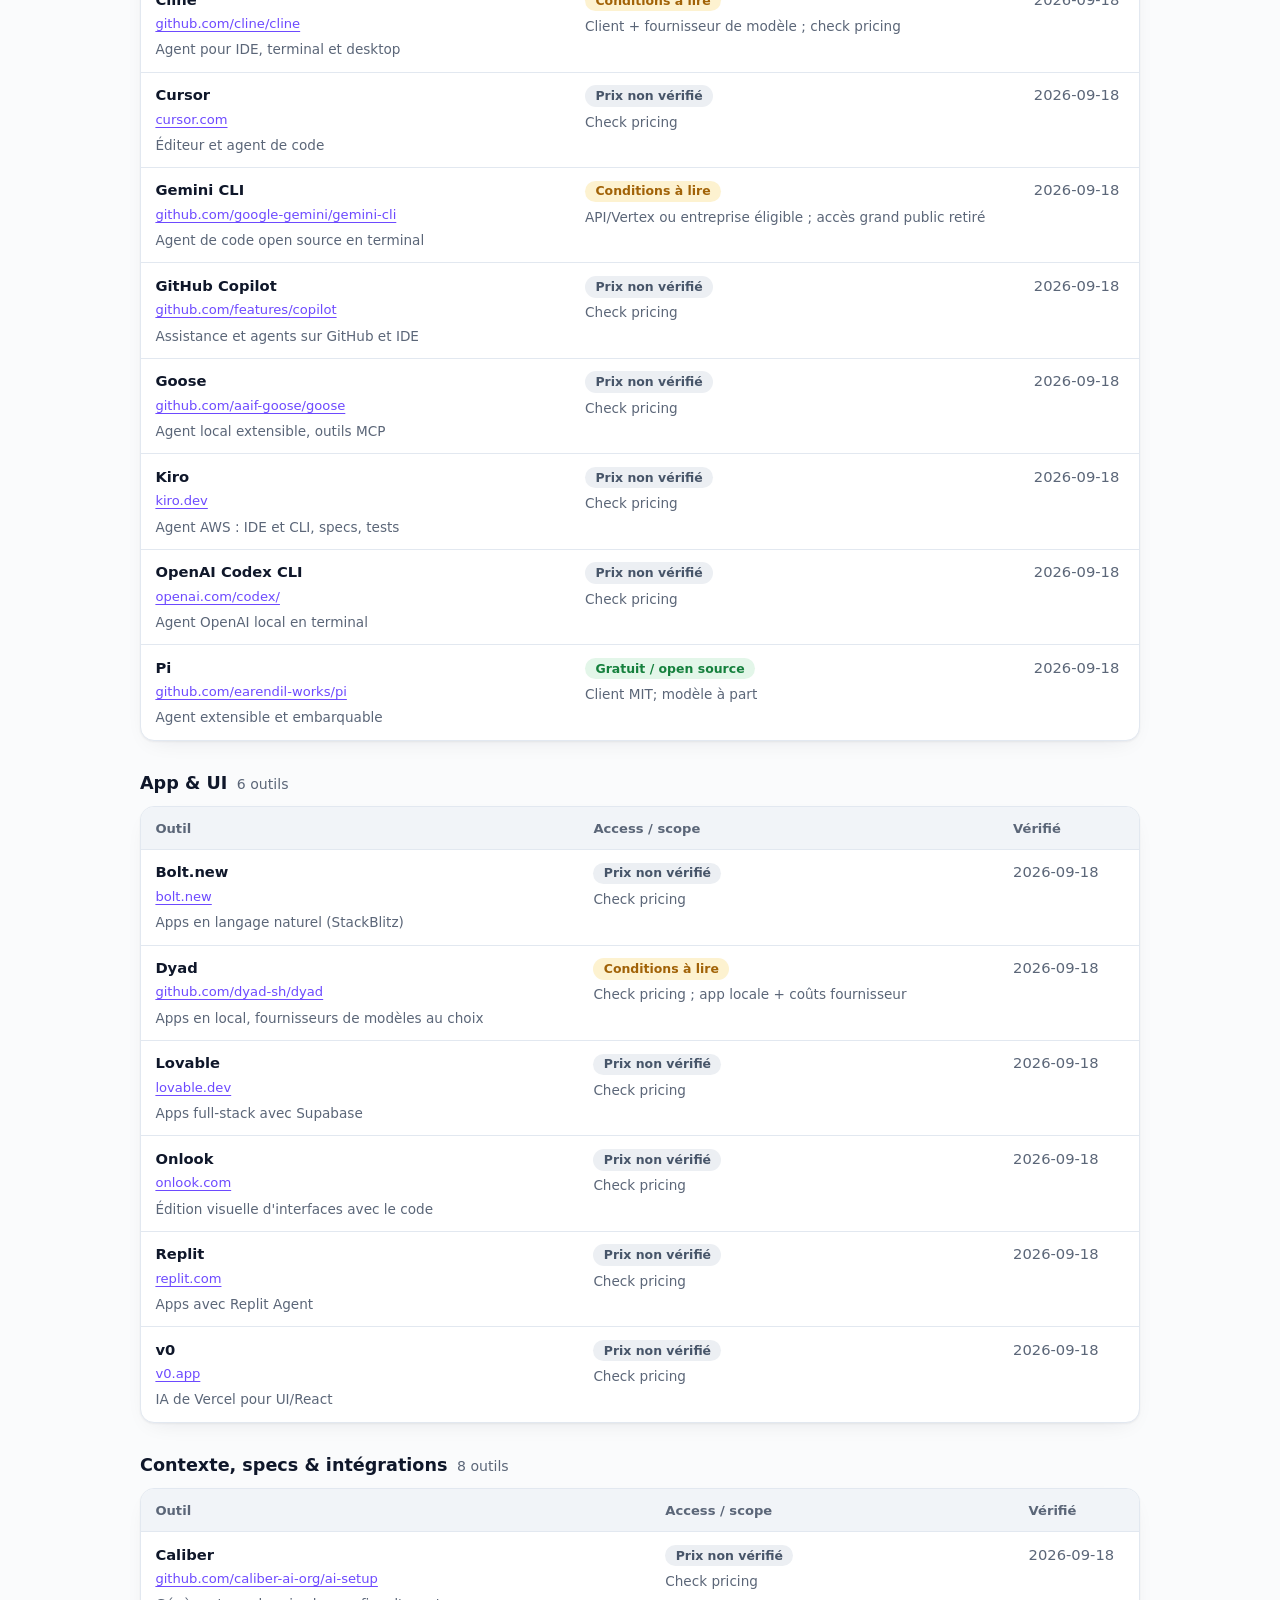
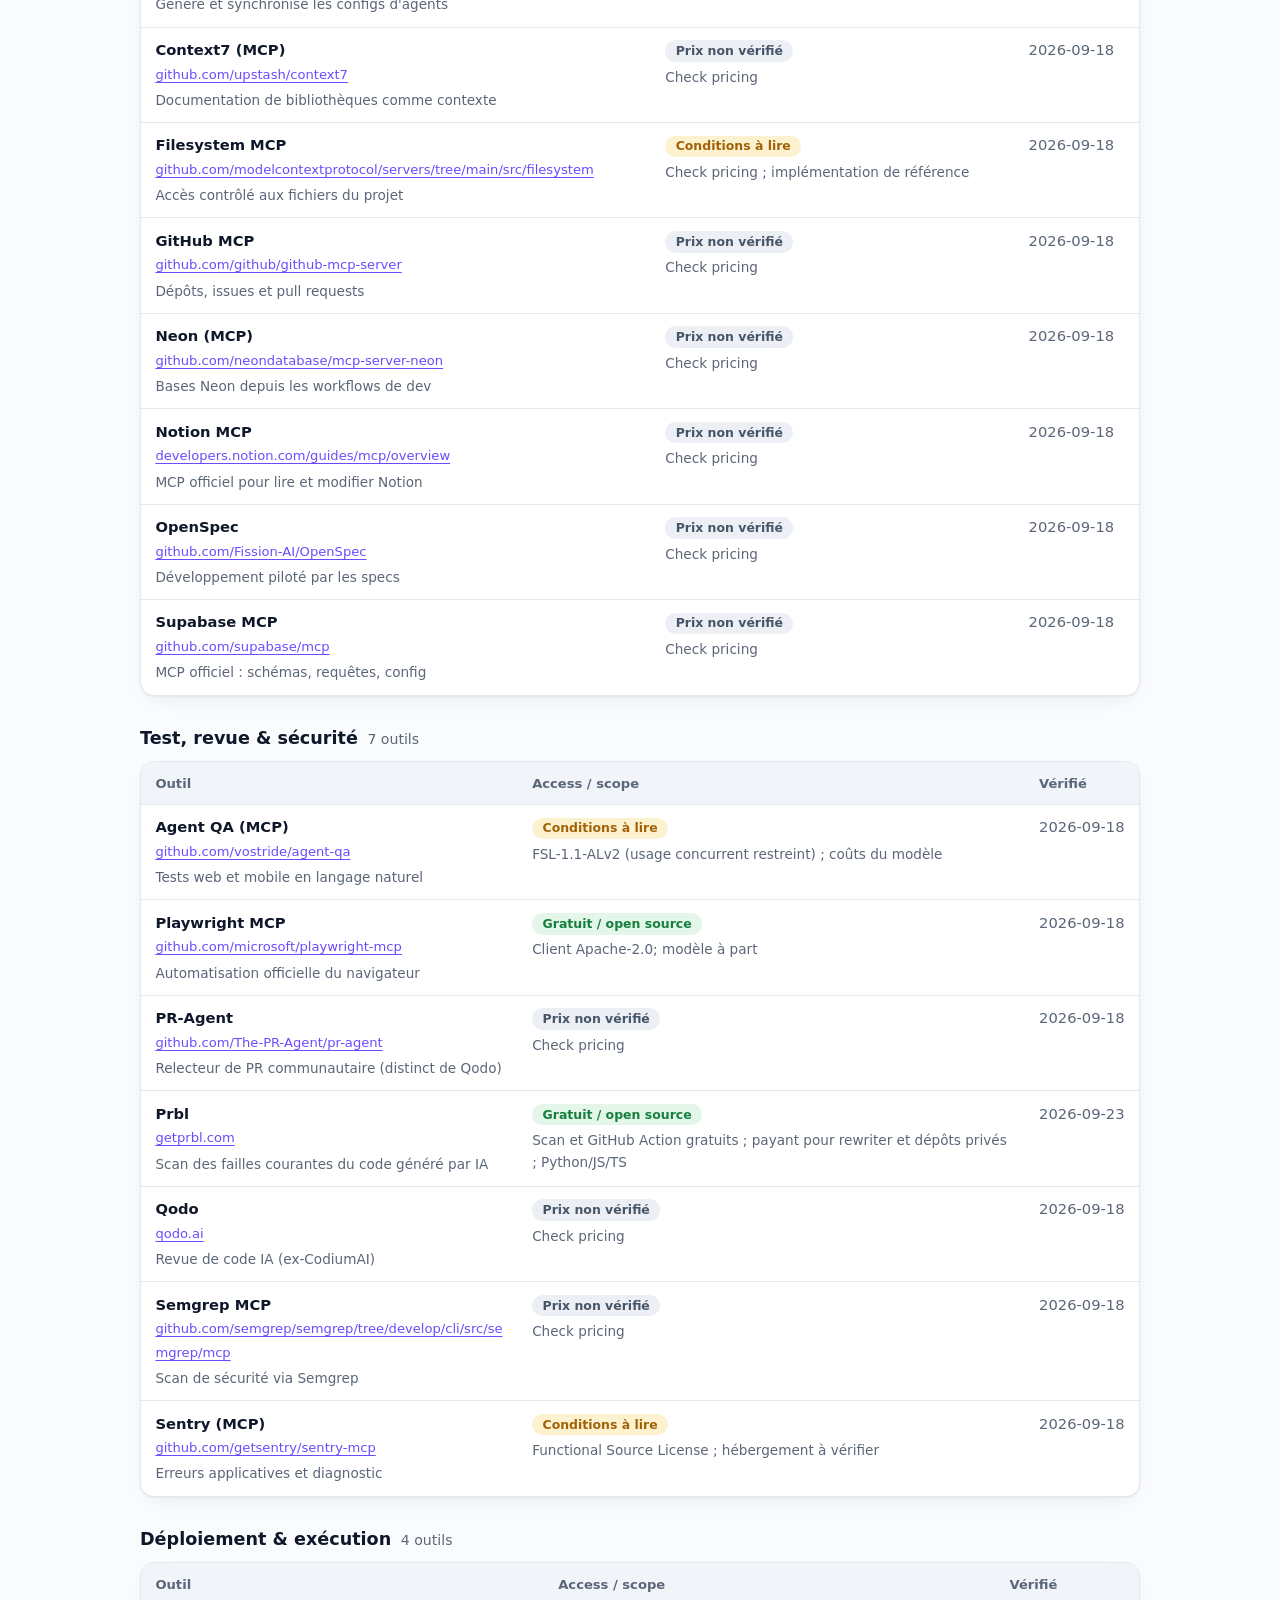
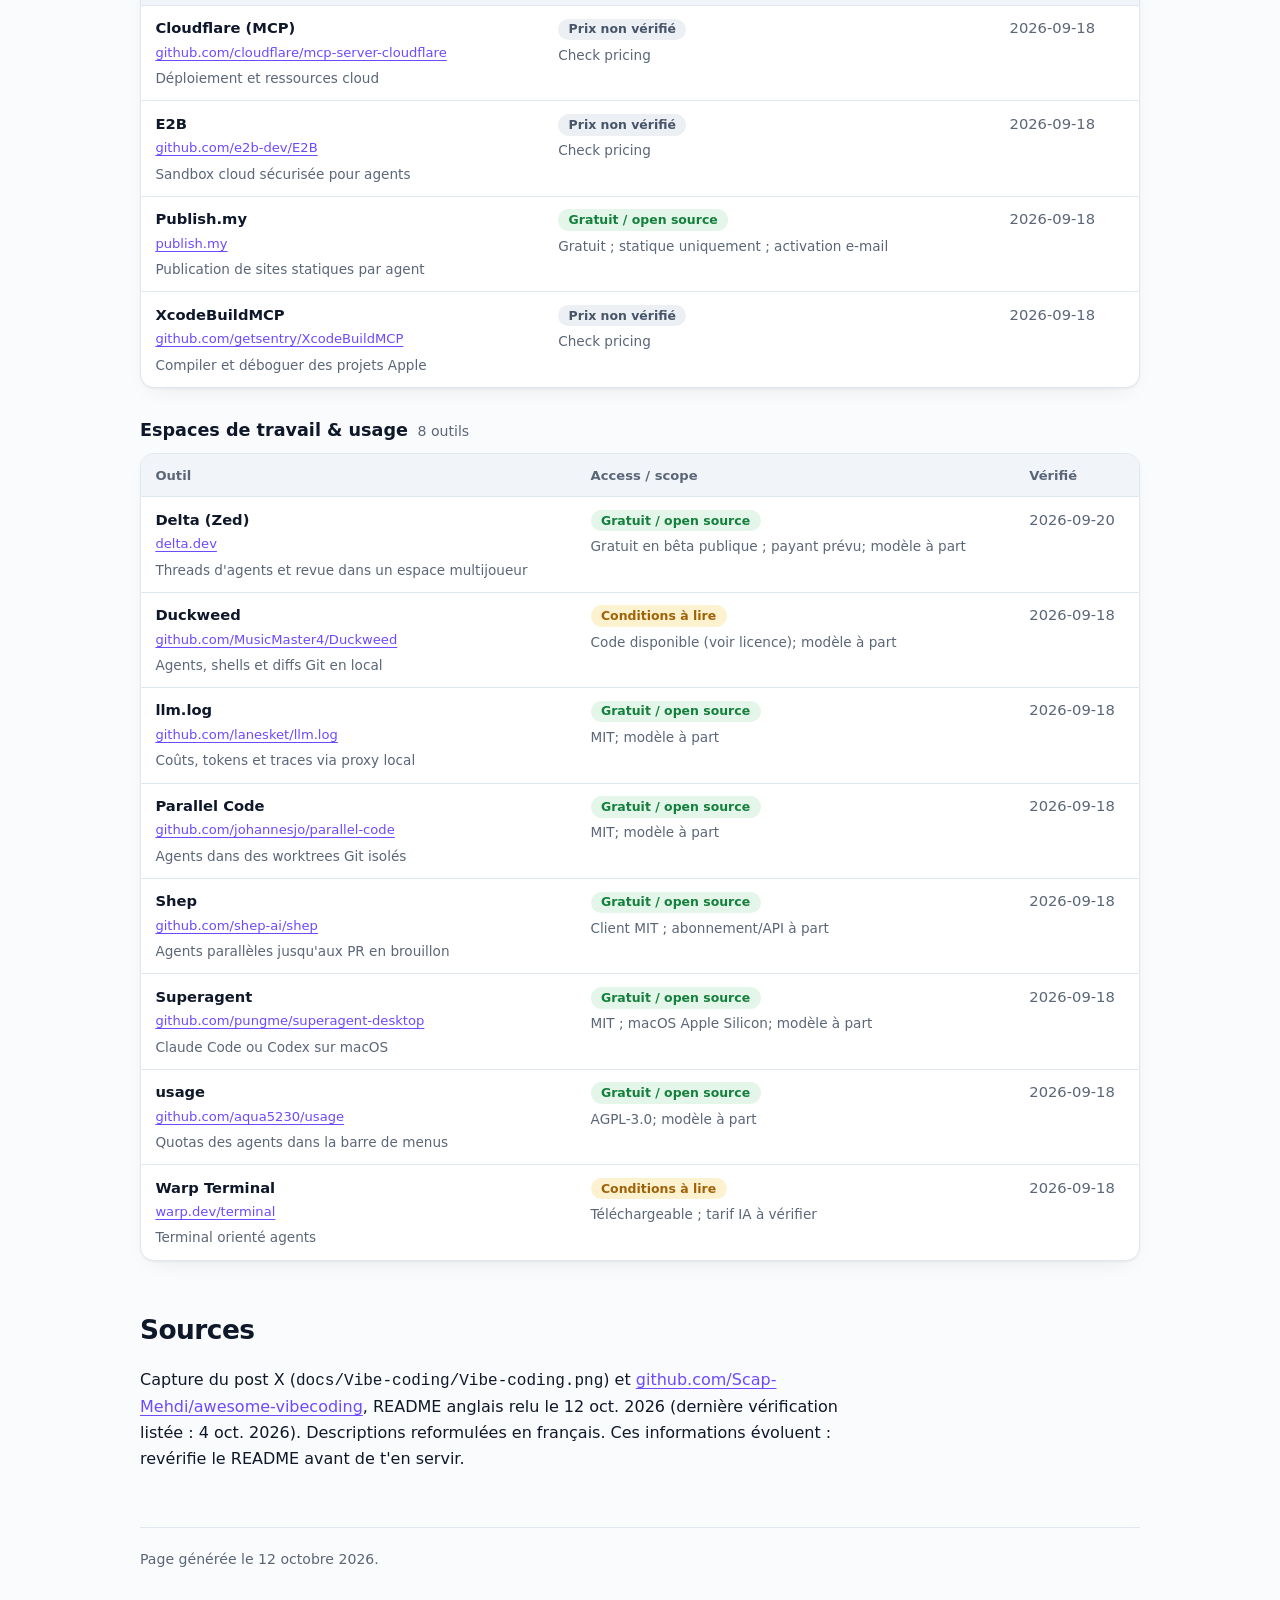
<file: outils.html>
<!DOCTYPE html>
<html lang="fr">
<head>
<meta charset="utf-8">
<meta name="viewport" content="width=device-width, initial-scale=1">
<title>Outils de vibe coding : deux sources comparées</title>
<meta name="description" content="Un post X de 25 ressources face à la liste awesome-vibecoding (43 outils vérifiés et datés). Constats au 12 octobre 2026.">
<style>
:root{
  --bg:#fafbfc;--card:#fff;--soft:#f1f4f8;--fg:#0f172a;--mut:#5b6678;--line:#e2e8f0;
  --a:#6d4aff;--as:#efeaff;--b:#0891b2;--bs:#e0f5fa;--ok:#15803d;--oks:#e3f6e9;--wa:#a16207;--was:#fdf2d0;--ne:#475569;--nes:#eceff3;
  --er:#b91c1c;--sh:0 1px 2px rgba(15,23,42,.05),0 8px 24px -12px rgba(15,23,42,.12)
}
@media (prefers-color-scheme:dark){:root{
  --bg:#0b1017;--card:#121a24;--soft:#18222f;--fg:#e8edf4;--mut:#9aa7b8;--line:#243142;
  --a:#a28bff;--as:#241d4a;--b:#3cc4de;--bs:#0d2e38;--ok:#5fd68a;--oks:#0f2d1a;--wa:#f0c24b;--was:#33290c;--ne:#b4bfce;--nes:#1d2735;
  --er:#ff8a8a;--sh:none}}
*{box-sizing:border-box}
html{scroll-behavior:smooth;scroll-padding-top:5rem}
@media (prefers-reduced-motion:reduce){html{scroll-behavior:auto}}
body{margin:0;background:var(--bg);color:var(--fg);font:16px/1.6 "Inter",system-ui,-apple-system,"Segoe UI",Roboto,sans-serif;-webkit-font-smoothing:antialiased}
a{color:var(--a);text-underline-offset:3px}
a:focus-visible,input:focus-visible,button:focus-visible{outline:3px solid var(--a);outline-offset:2px;border-radius:6px}
.wrap{max-width:1040px;margin:0 auto;padding:0 1.25rem}
/* nav */
nav{position:sticky;top:0;z-index:10;background:color-mix(in srgb,var(--bg) 88%,transparent);backdrop-filter:blur(10px);border-bottom:1px solid var(--line)}
nav .wrap{display:flex;gap:.4rem;align-items:center;overflow-x:auto;padding-top:.55rem;padding-bottom:.55rem}
nav b{margin-right:.75rem;white-space:nowrap}
nav a{color:var(--mut);text-decoration:none;padding:.3rem .75rem;border-radius:999px;font-size:.9rem;white-space:nowrap}
nav a:hover,nav a.on{background:var(--soft);color:var(--fg)}
/* hero */
header{padding:3.5rem 0 2rem;background:
  radial-gradient(60rem 22rem at 85% -10%,color-mix(in srgb,var(--a) 14%,transparent),transparent 70%),
  radial-gradient(50rem 20rem at 0% 0%,color-mix(in srgb,var(--b) 12%,transparent),transparent 70%)}
h1{font-size:clamp(2rem,5vw,3.1rem);line-height:1.1;margin:.9rem 0 .8rem;letter-spacing:-.03em;max-width:18ch}
.lead{font-size:1.15rem;color:var(--mut);max-width:60ch;margin:0}
.date{display:inline-flex;gap:.4rem;align-items:center;background:var(--card);border:1px solid var(--line);padding:.25rem .75rem;border-radius:999px;font-size:.85rem;color:var(--mut)}
.date::before{content:"";width:.5rem;height:.5rem;border-radius:50%;background:var(--ok)}
.stats{display:grid;grid-template-columns:repeat(3,1fr);gap:1rem;margin-top:2rem}
.stat{background:var(--card);border:1px solid var(--line);border-radius:14px;padding:1.1rem 1.25rem;box-shadow:var(--sh);border-top:4px solid var(--c)}
.stat.a{--c:var(--a)}.stat.b{--c:var(--b)}.stat.z{--c:var(--ne)}
.stat strong{display:block;font-size:2.4rem;line-height:1;letter-spacing:-.03em;color:var(--c)}
.stat span{display:block;margin-top:.4rem;font-size:.92rem;color:var(--mut)}
/* sections */
section{padding-top:3rem}
h2{font-size:1.65rem;letter-spacing:-.02em;margin:0 0 .4rem}
h3{font-size:1.1rem;margin:0}
p{max-width:70ch}
.hint{color:var(--mut);font-size:.9rem;margin:.25rem 0 1rem}
.cards{display:grid;grid-template-columns:1fr 1fr;gap:1rem;margin-top:1.25rem}
.card{background:var(--card);border:1px solid var(--line);border-radius:14px;padding:1.25rem;box-shadow:var(--sh)}
.card.a{border-top:4px solid var(--a)}.card.b{border-top:4px solid var(--b)}
.card h3{margin-bottom:.6rem}
.card dl{margin:0;display:grid;grid-template-columns:7.5rem 1fr;gap:.55rem .75rem;font-size:.93rem}
.card dt{color:var(--mut)}.card dd{margin:0}
.take{margin-top:1rem;background:linear-gradient(90deg,var(--as),var(--bs));border-radius:14px;padding:1rem 1.25rem}
.take p{margin:0;max-width:none}
/* tables */
.tw{overflow-x:auto;border:1px solid var(--line);border-radius:14px;background:var(--card);box-shadow:var(--sh)}
table{border-collapse:collapse;width:100%;font-size:.92rem}
th,td{text-align:left;padding:.65rem .9rem;border-bottom:1px solid var(--line);vertical-align:top}
tbody tr:last-child td{border-bottom:0}
tbody tr:hover{background:var(--soft)}
th{background:var(--soft);font-weight:600;font-size:.82rem;color:var(--mut);white-space:nowrap}
.n,.d{white-space:nowrap;color:var(--mut)}
.u{font-size:.82rem;word-break:break-all}
.name{font-weight:600}
/* badges */
.pill{display:inline-block;border-radius:999px;padding:.05rem .65rem;font-size:.78rem;font-weight:600;white-space:nowrap;background:var(--nes);color:var(--ne)}
.c-prompts{background:var(--as);color:var(--a)}
.c-inspiration{background:var(--was);color:var(--wa)}
.c-design{background:var(--oks);color:var(--ok)}
.c-ui{background:var(--bs);color:var(--b)}
.c-anim{background:#fde4ee;color:#be185d}
@media (prefers-color-scheme:dark){.c-anim{background:#3a1526;color:#f58bb5}}
.k-ok{background:var(--oks);color:var(--ok)}.k-wa{background:var(--was);color:var(--wa)}.k-ne{background:var(--nes);color:var(--ne)}
.acc{display:block;margin-top:.3rem;color:var(--mut);font-size:.85rem}
/* filters */
.bar{display:flex;gap:.5rem;flex-wrap:wrap;align-items:center;margin:1rem 0}
input[type=search]{flex:1 1 16rem;max-width:26rem;padding:.6rem .9rem;border:1px solid var(--line);border-radius:10px;background:var(--card);color:var(--fg);font:inherit}
.chip{border:1px solid var(--line);background:var(--card);color:var(--fg);border-radius:999px;padding:.3rem .85rem;font:inherit;font-size:.88rem;cursor:pointer}
.chip[aria-pressed=true]{background:var(--fg);color:var(--bg);border-color:var(--fg)}
.grp{margin-top:1.75rem}
.grp header{padding:0;background:none;display:flex;align-items:baseline;gap:.6rem;margin-bottom:.6rem}
.grp .cnt{color:var(--mut);font-size:.88rem}
details{margin:1rem 0}summary{cursor:pointer;color:var(--a);font-weight:600}
img{max-width:100%;height:auto;border:1px solid var(--line);border-radius:14px;margin-top:.75rem}
.empty{padding:1rem;color:var(--mut)}
footer{margin:3.5rem 0 2rem;padding-top:1.25rem;border-top:1px solid var(--line);color:var(--mut);font-size:.88rem}
@media(max-width:720px){.stats{grid-template-columns:1fr}.cards{grid-template-columns:1fr}.card dl{grid-template-columns:1fr}.card dt{margin-top:.4rem}}
/* Édition et commentaires */
.ed{margin:.6rem 0 0}.ed summary{font-size:.88rem}
.edwrap{margin-top:.6rem;padding:.9rem;background:var(--soft);border:1px solid var(--line);border-radius:10px;display:grid;gap:1.1rem;min-width:min(100%,16rem);font-weight:400;color:var(--fg)}
.edwrap h4{margin:0 0 .5rem;font-size:.95rem}
.edwrap .grid{display:grid;grid-template-columns:repeat(auto-fit,minmax(min(100%,12rem),1fr));gap:.7rem}
.fld{display:grid;gap:.25rem;align-content:start;min-width:0;margin-bottom:.1rem}.fld label{font-size:.82rem;font-weight:600}
.fld input,.fld select,.fld textarea{width:100%;font:inherit;font-size:.92rem;color:var(--fg);background:var(--card);border:1px solid var(--mut);border-radius:8px;padding:.45rem .6rem}
.acts{display:flex;gap:.6rem;align-items:center;flex-wrap:wrap;margin-top:.7rem}
.btn{font:inherit;font-size:.9rem;font-weight:600;background:var(--fg);color:var(--bg);border:0;border-radius:8px;padding:.45rem .9rem;cursor:pointer}
.btn.ghost{background:none;color:var(--fg);border:1px solid var(--mut)}
.btn[disabled]{opacity:.55;cursor:progress}
.msg{font-size:.88rem}.msg.bad,.hint.bad{color:var(--er)}
.cl{list-style:none;margin:0 0 .8rem;padding:0;display:grid;gap:.6rem}
.cl li{background:var(--card);border:1px solid var(--line);border-radius:8px;padding:.5rem .7rem}
.cl li p{margin:.2rem 0 0;white-space:pre-wrap;overflow-wrap:anywhere;max-width:none}
.cl time{color:var(--mut);font-size:.8rem;margin-left:.5rem}
.more{margin:0 0 .8rem}.more:empty{display:none}
.cl .none{color:var(--mut);background:none;border-style:dashed}
tr.mod .name::after{content:" (modifié)";color:var(--mut);font-weight:400;font-size:.8rem}
</style>
</head>
<body>
<nav><div class="wrap"><b>Vibe coding</b><a href="#compare">Comparaison</a><a href="#a">Source A</a><a href="#b">Source B</a><a href="#sources">Sources</a></div></nav>

<header><div class="wrap">
  <span class="date">Constats au 12 octobre 2026</span>
  <h1>Deux listes d'outils de vibe coding, comparées</h1>
  <p class="lead">Un post X et une liste « awesome » vérifiée ne répondent pas à la même question. Voici ce que chacune contient, et ce qui les distingue.</p>
  <div class="stats">
    <div class="stat a"><strong>25</strong><span>ressources dans le post X (source A)</span></div>
    <div class="stat b"><strong>43</strong><span>outils vérifiés dans awesome-vibecoding (source B)</span></div>
    <div class="stat z"><strong>0</strong><span>outil présent dans les deux listes</span></div>
  </div>
</div></header>

<main class="wrap">
<section id="compare">
  <h2>Comparaison</h2>
  <div class="cards">
    <div class="card a"><h3>Source A · Post X</h3>
      <dl>
        <dt>Nature</dt><dd>Liste personnelle, Himanshu Hingorani, 9 oct. 2026</dd>
        <dt>Contenu</dt><dd>Interface et design : 10 composants UI, 7 animations, 4 inspirations, 2 design systems, 2 prompts</dd>
        <dt>Vérification</dt><dd>Aucune date ni preuve affichée</dd>
        <dt>Attention</dt><dd>L'auteur est fondateur de scrolltide.co, la ressource n°1 de la liste</dd>
      </dl></div>
    <div class="card b"><h3>Source B · awesome-vibecoding</h3>
      <dl>
        <dt>Nature</dt><dd>Liste « awesome » GitHub (fork de roboco-io), critères d'admission publiés</dd>
        <dt>Contenu</dt><dd>Travail avec des agents : code (10), app & UI (6), contexte (8), test (7), déploiement (4), espaces de travail (8)</dd>
        <dt>Vérification</dt><dd>Date par entrée, du 18 sept. au 4 oct. 2026 ; « Check pricing » = prix non examiné</dd>
        <dt>Attention</dt><dd>Mises à jour hebdomadaires assistées par des agents IA, selon le README ; version française <code>README.fr.md</code> non relue ici</dd>
      </dl></div>
  </div>
  <div class="take"><p><strong>À retenir.</strong> A aide à choisir l'apparence et les composants ; B aide à choisir l'agent et la chaîne de travail (contexte, test, déploiement). Les deux se complètent plus qu'elles ne se recoupent.</p></div>
</section>

<section id="a">
  <h2>Source A : les 25 ressources du post</h2>
  <p class="hint">Les URL marquées (?) sont écrites en petit sur la capture : à vérifier avant usage. Les catégories sont mon interprétation.</p>
  <p id="apistate" class="hint" role="status"></p>
  <div class="bar"><input type="search" id="f" placeholder="Filtrer les deux tableaux" aria-label="Filtrer les deux tableaux"><span id="chips"></span></div>
  <div class="tw"><table><thead><tr><th>n°</th><th>Nom</th><th>URL</th><th>Description</th><th>Catégorie</th></tr></thead><tbody id="ta"></tbody></table></div>
  <details><summary>Voir la capture d'origine</summary><img src="docs/Vibe-coding/Vibe-coding.png" alt="Capture du post X de Himanshu Hingorani du 9 octobre 2026" loading="lazy"></details>
</section>

<section id="b">
  <h2>Source B : les outils par tâche</h2>
  <p class="hint">« Access / scope » vient du README. La date indique quand l'offre a été vérifiée, pas sa date de sortie ; ce n'est ni un audit de sécurité ni une promesse de disponibilité.</p>
  <div id="tb"></div>
</section>

<section id="sources">
  <h2>Sources</h2>
  <p>Capture du post X (<code>docs/Vibe-coding/Vibe-coding.png</code>) et <a href="https://github.com/Scap-Mehdi/awesome-vibecoding">github.com/Scap-Mehdi/awesome-vibecoding</a>, README anglais relu le 12 oct. 2026 (dernière vérification listée : 4 oct. 2026). Descriptions reformulées en français. Ces informations évoluent : revérifie le README avant de t'en servir.</p>
</section>
<footer>Page générée le 12 octobre 2026.</footer>
</main>
<noscript><p class="wrap">Les tableaux nécessitent JavaScript.</p></noscript>

<script>
var A=[
["Scrolltide","scrolltide.co","600+ prompts pour sites 3D et pilotés par le scroll, avec code source","prompts"],
["Minimal Gallery","minimal.gallery","Sites haut de gamme à donner en référence à un agent","inspiration"],
["Godly","godly.website","Sites choisis à la main, design sérieux","inspiration"],
["Refero Styles","styles.refero.design","2 000+ styles de produits réels avec typographie","design system"],
["Component Gallery","component.gallery","2 600+ exemples d'un même composant selon les design systems","composants UI"],
["Mobbin","mobbin.com","Parcours d'applications réelles","inspiration"],
["DESIGNmd (?)","designmd.ai","Design systems en Markdown lisibles par un agent","design system"],
["VibePrompt","vibeprompts.dev","Prompts pour tableaux de bord et landing pages","prompts"],
["21st.dev","21st.dev","Registre de composants branché aux agents via MCP","composants UI"],
["Kinetics (?)","kinetics.colorion.co","150+ effets de mouvement, code React et prompts","animation"],
["shadcn/ui","ui.shadcn.com","Référence pour une UI propre et réutilisable","composants UI"],
["Aceternity UI","ui.aceternity.com","200+ composants React/Tailwind animés","composants UI"],
["Magic UI","magicui.design","Composants pour applications web modernes","composants UI"],
["Motion Primitives","motion-primitives.com","Composants d'animation et d'interaction","animation"],
["Uiverse","uiverse.io","Éléments d'interface créés par la communauté","composants UI"],
["Shadcnblocks","shadcnblocks.com","Blocs complets, pas seulement des boutons","composants UI"],
["mapcn","mapcn.dev","Cartes : marqueurs, itinéraires, popups","composants UI"],
["Awwwards","awwwards.com","Sites réellement primés","inspiration"],
["Liquid Glass (?)","glass.samasante.com","Composants et effets de réfraction du verre","animation"],
["CSS Text Effects","text-effects.colorion.co","Animations et effets de texte en CSS","animation"],
["Circle Loaders (?)","circleloaders.dominikakissi.com","Animations de chargement","animation"],
["Gradient Buttons","gradientbuttons.colorion.co","Styles de boutons en dégradé","composants UI"],
["Shadertoy","shadertoy.com","Shaders à étudier et remixer","animation"],
["3Dicons","3dicons.co","Icônes 3D gratuites","composants UI"],
["Anime.js","animejs.com","Bibliothèque d'animation JavaScript légère","animation"]];
var s="2026-09-18",c="Check pricing",m="; modèle à part";
var B=[
["Code & édition",[
["Aider","github.com/Aider-AI/aider","Pair programming en terminal, modèles cloud ou locaux","Client open source ; coûts API ou modèle local",s],
["Claude Code","code.claude.com/docs/en/overview","Agent de code, terminal et projets",c,s],
["Cline","github.com/cline/cline","Agent pour IDE, terminal et desktop","Client + fournisseur de modèle ; check pricing",s],
["Cursor","cursor.com","Éditeur et agent de code",c,s],
["Gemini CLI","github.com/google-gemini/gemini-cli","Agent de code open source en terminal","API/Vertex ou entreprise éligible ; accès grand public retiré",s],
["GitHub Copilot","github.com/features/copilot","Assistance et agents sur GitHub et IDE",c,s],
["Goose","github.com/aaif-goose/goose","Agent local extensible, outils MCP",c,s],
["Kiro","kiro.dev","Agent AWS : IDE et CLI, specs, tests",c,s],
["OpenAI Codex CLI","openai.com/codex/","Agent OpenAI local en terminal",c,s],
["Pi","github.com/earendil-works/pi","Agent extensible et embarquable","Client MIT"+m,s]]],
["App & UI",[
["Bolt.new","bolt.new","Apps en langage naturel (StackBlitz)",c,s],
["Dyad","github.com/dyad-sh/dyad","Apps en local, fournisseurs de modèles au choix","Check pricing ; app locale + coûts fournisseur",s],
["Lovable","lovable.dev","Apps full-stack avec Supabase",c,s],
["Onlook","onlook.com","Édition visuelle d'interfaces avec le code",c,s],
["Replit","replit.com","Apps avec Replit Agent",c,s],
["v0","v0.app","IA de Vercel pour UI/React",c,s]]],
["Contexte, specs & intégrations",[
["Caliber","github.com/caliber-ai-org/ai-setup","Génère et synchronise les configs d'agents",c,s],
["Context7 (MCP)","github.com/upstash/context7","Documentation de bibliothèques comme contexte",c,s],
["Filesystem MCP","github.com/modelcontextprotocol/servers/tree/main/src/filesystem","Accès contrôlé aux fichiers du projet","Check pricing ; implémentation de référence",s],
["GitHub MCP","github.com/github/github-mcp-server","Dépôts, issues et pull requests",c,s],
["Neon (MCP)","github.com/neondatabase/mcp-server-neon","Bases Neon depuis les workflows de dev",c,s],
["Notion MCP","developers.notion.com/guides/mcp/overview","MCP officiel pour lire et modifier Notion",c,s],
["OpenSpec","github.com/Fission-AI/OpenSpec","Développement piloté par les specs",c,s],
["Supabase MCP","github.com/supabase/mcp","MCP officiel : schémas, requêtes, config",c,s]]],
["Test, revue & sécurité",[
["Agent QA (MCP)","github.com/vostride/agent-qa","Tests web et mobile en langage naturel","FSL-1.1-ALv2 (usage concurrent restreint) ; coûts du modèle",s],
["Playwright MCP","github.com/microsoft/playwright-mcp","Automatisation officielle du navigateur","Client Apache-2.0"+m,s],
["PR-Agent","github.com/The-PR-Agent/pr-agent","Relecteur de PR communautaire (distinct de Qodo)",c,s],
["Prbl","getprbl.com","Scan des failles courantes du code généré par IA","Scan et GitHub Action gratuits ; payant pour rewriter et dépôts privés ; Python/JS/TS","2026-09-23"],
["Qodo","qodo.ai","Revue de code IA (ex-CodiumAI)",c,s],
["Semgrep MCP","github.com/semgrep/semgrep/tree/develop/cli/src/semgrep/mcp","Scan de sécurité via Semgrep",c,s],
["Sentry (MCP)","github.com/getsentry/sentry-mcp","Erreurs applicatives et diagnostic","Functional Source License ; hébergement à vérifier",s]]],
["Déploiement & exécution",[
["Cloudflare (MCP)","github.com/cloudflare/mcp-server-cloudflare","Déploiement et ressources cloud",c,s],
["E2B","github.com/e2b-dev/E2B","Sandbox cloud sécurisée pour agents",c,s],
["Publish.my","publish.my","Publication de sites statiques par agent","Gratuit ; statique uniquement ; activation e-mail",s],
["XcodeBuildMCP","github.com/getsentry/XcodeBuildMCP","Compiler et déboguer des projets Apple",c,s]]],
["Espaces de travail & usage",[
["Delta (Zed)","delta.dev","Threads d'agents et revue dans un espace multijoueur","Gratuit en bêta publique ; payant prévu"+m,"2026-09-20"],
["Duckweed","github.com/MusicMaster4/Duckweed","Agents, shells et diffs Git en local","Code disponible (voir licence)"+m,s],
["llm.log","github.com/lanesket/llm.log","Coûts, tokens et traces via proxy local","MIT"+m,s],
["Parallel Code","github.com/johannesjo/parallel-code","Agents dans des worktrees Git isolés","MIT"+m,s],
["Shep","github.com/shep-ai/shep","Agents parallèles jusqu'aux PR en brouillon","Client MIT ; abonnement/API à part",s],
["Superagent","github.com/pungme/superagent-desktop","Claude Code ou Codex sur macOS","MIT ; macOS Apple Silicon"+m,s],
["usage","github.com/aqua5230/usage","Quotas des agents dans la barre de menus","AGPL-3.0"+m,s],
["Warp Terminal","warp.dev/terminal","Terminal orienté agents","Téléchargeable ; tarif IA à vérifier",s]]]];
var CL={"prompts":"c-prompts","inspiration":"c-inspiration","design system":"c-design","composants UI":"c-ui","animation":"c-anim"};
function e(t){return String(t).replace(/&/g,"&amp;").replace(/</g,"&lt;").replace(/"/g,"&quot;")}
function lk(u){return '<a href="https://'+e(u)+'" rel="noopener">'+e(u)+'</a>'}
function kind(t){return /^Check pricing$/.test(t)?["k-ne","Prix non vérifié"]:/MIT|Apache|AGPL|open source|Gratuit|gratuits/i.test(t)?["k-ok","Gratuit / open source"]:["k-wa","Conditions à lire"]}
var API="";/* À COMPLÉTER : adresse publique du Worker, par exemple https://outils-api.mon-compte.workers.dev. Vide = page en lecture seule, comme avant. */
var active="",online=false,locked=false,editKey="",edited={},cnt={},cmt={},note={};
/* Fiches d'origine (tableaux A et B ci-dessus) et identifiants fixes : a-0… pour la source A, b-0… pour la source B, dans l'ordre actuel. */
var seed={},tools={},aIds=[],bIds=[];
A.forEach(function(r,i){var id="a-"+i;aIds.push(id);seed[id]={name:r[0],url:r[1],desc:r[2],cat:r[3]}});
B.forEach(function(g){g[1].forEach(function(r){var id="b-"+bIds.length;bIds.push(id);seed[id]={name:r[0],url:r[1],desc:r[2],access:r[3],date:r[4],group:g[0]}})});
var GROUPS=B.map(function(g){return g[0]});
var LIM={name:120,url:200,desc:600,access:300,author:40,text:1000};
function reset(id){tools[id]=Object.assign({},seed[id])}
Object.keys(seed).forEach(reset);
function cm(id){return (cmt[id]&&cmt[id].list)||[]}
function nb(id){return cmt[id]&&cmt[id].loaded?Math.max(cm(id).length,cnt[id]||0):(cnt[id]||0)}
function search(id,extra){var t=tools[id];return [extra,t.name,t.url,t.desc,t.cat,t.access,t.date,t.group,t.access?kind(t.access)[1]:""].join(" ").toLowerCase()}
function panel(id){return online?'<details class="ed" data-id="'+id+'"><summary>Modifier · Commentaires ('+nb(id)+')</summary><div class="edwrap"></div></details>':""}
function rowA(id,i){var t=tools[id];return '<tr data-id="'+id+'" data-cat="'+e(t.cat)+'" data-q="'+e(search(id,String(i+1)))+'"'+(edited[id]?' class="mod"':'')+'><td class="n">'+(i+1)+'</td><td class="name">'+e(t.name)+'</td><td class="u">'+lk(t.url)+'</td><td>'+e(t.desc)+panel(id)+'</td><td><span class="pill '+(CL[t.cat]||"")+'">'+e(t.cat)+'</span></td></tr>'}
function rowB(id){var t=tools[id],k=kind(t.access);return '<tr data-id="'+id+'" data-q="'+e(search(id,""))+'"'+(edited[id]?' class="mod"':'')+'><td><span class="name">'+e(t.name)+'</span><br><span class="u">'+lk(t.url)+'</span><span class="acc">'+e(t.desc)+'</span>'+panel(id)+'</td><td><span class="pill '+k[0]+'">'+k[1]+'</span><span class="acc">'+e(t.access)+'</span></td><td class="d">'+e(t.date)+'</td></tr>'}
function renderA(){
  document.getElementById("ta").innerHTML=aIds.map(function(id,i){return rowA(id,i)}).join("");
}
function renderB(){
  document.getElementById("tb").innerHTML=GROUPS.map(function(g){var ids=bIds.filter(function(id){return tools[id].group===g});if(!ids.length)return "";
    return '<div class="grp"><header><h3>'+e(g)+'</h3><span class="cnt">'+ids.length+' outils</span></header><div class="tw"><table><thead><tr><th>Outil</th><th>Access / scope</th><th>Vérifié</th></tr></thead><tbody>'+
    ids.map(function(id){return rowB(id)}).join("")+'</tbody></table></div></div>'}).join("");
}
function chips(){
  var cats=["Toutes"].concat(Object.keys(CL));
  var el=document.getElementById("chips");
  el.innerHTML=cats.map(function(k,i){return '<button class="chip" aria-pressed="'+(i==0)+'" data-k="'+(i==0?"":e(k))+'">'+e(k)+'</button>'}).join(" ");
  el.addEventListener("click",function(ev){var b=ev.target.closest("button");if(!b)return;active=b.dataset.k;
    el.querySelectorAll("button").forEach(function(x){x.setAttribute("aria-pressed",x===b)});apply()});
}
function apply(){
  var q=document.getElementById("f").value.toLowerCase();
  document.querySelectorAll("#ta tr").forEach(function(tr){tr.hidden=(active&&tr.dataset.cat!==active)||(q&&tr.dataset.q.indexOf(q)<0)});
  document.querySelectorAll("#tb tbody tr").forEach(function(tr){tr.hidden=!!q&&tr.dataset.q.indexOf(q)<0});
  document.querySelectorAll("#tb .grp").forEach(function(g){g.hidden=!g.querySelector("tbody tr:not([hidden])")});
}
/* ---- Édition et commentaires (actifs seulement si le Worker répond) ---- */
function api(method,path,body,key){
  var h={Accept:"application/json"};if(body)h["Content-Type"]="application/json";if(key)h["X-Edit-Key"]=key;
  var c=new AbortController(),t=setTimeout(function(){c.abort()},15000);
  return fetch(API+path,{method:method,headers:h,body:body?JSON.stringify(body):undefined,credentials:"omit",signal:c.signal}).then(function(r){
    clearTimeout(t);
    return r.json().catch(function(){return {}}).then(function(d){if(!r.ok){var er=new Error(d.error||("Erreur "+r.status));er.status=r.status;throw er}return d})
  },function(er){clearTimeout(t);throw new Error(er&&er.name==="AbortError"?"Le serveur n'a pas répondu à temps.":"Impossible de joindre le serveur.")})
}
function fld(id,k,label,v,o){o=o||{};var i="f-"+id+"-"+k,h='<div class="fld"><label for="'+i+'">'+label+'</label>';
  if(o.sel)h+='<select id="'+i+'" name="'+k+'">'+o.sel.map(function(x){return '<option'+(x===v?" selected":"")+'>'+e(x)+'</option>'}).join("")+'</select>';
  else if(o.area)h+='<textarea id="'+i+'" name="'+k+'" rows="3" maxlength="'+o.max+'" required>'+e(v)+'</textarea>';
  else h+='<input id="'+i+'" name="'+k+'" type="'+(o.type||"text")+'" value="'+e(v)+'"'+(o.max?' maxlength="'+o.max+'"':"")+' required>';
  return h+'</div>'}
function editForm(id){var t=tools[id],a=id[0]==="a",h='<form class="edit" data-id="'+id+'"><h4>Modifier la fiche</h4><div class="grid">';
  h+=fld(id,"name","Nom",t.name,{max:LIM.name})+fld(id,"url","URL (sans https://)",t.url,{max:LIM.url})+fld(id,"desc",a?"Description":"Usage",t.desc,{area:1,max:LIM.desc});
  if(a)h+=fld(id,"cat","Catégorie",t.cat,{sel:Object.keys(CL)});
  else h+=fld(id,"access","Access / scope",t.access,{max:LIM.access})+fld(id,"date","Vérifié le",t.date,{type:"date"})+fld(id,"group","Groupe (tâche)",t.group,{sel:GROUPS});
  h+='</div>';
  if(locked)h+='<div class="fld"><label for="f-'+id+'-key">Mot de passe d’édition</label><input id="f-'+id+'-key" name="key" type="password" autocomplete="off" value="'+e(editKey)+'"></div>';
  return h+'<div class="acts"><button type="submit" class="btn">Enregistrer</button><button type="button" class="btn ghost" data-reset>Rétablir l’original</button><span class="msg" role="status"></span></div></form>'}
function fmt(s){try{return new Date(s).toLocaleString("fr-FR",{dateStyle:"short",timeStyle:"short"})}catch(x){return s}}
function commentsHtml(id){var c=cmt[id]||{},l=cm(id);
  if(c.err)return '<li class="none">'+e(c.err)+'</li>';
  if(!c.loaded)return '<li class="none">Chargement des commentaires…</li>';
  return (l.length?l.map(function(c){return '<li><strong>'+e(c.auteur)+'</strong><time datetime="'+e(c.cree_le)+'">'+e(fmt(c.cree_le))+'</time><p>'+e(c.texte)+'</p></li>'}).join(""):'<li class="none">Aucun commentaire pour le moment.</li>')}
function moreBtn(id){return cmt[id]&&cmt[id].next?'<button type="button" class="btn ghost" data-more="'+id+'">Voir les commentaires plus anciens</button>':""}
function paint(id){var d=document.querySelector('details.ed[data-id="'+id+'"]');if(!d)return;
  d.querySelector(".cl").innerHTML=commentsHtml(id);d.querySelector(".more").innerHTML=moreBtn(id);d.querySelector("summary").textContent="Modifier · Commentaires ("+nb(id)+")"}
/* 20 commentaires par page, du plus récent au plus ancien ; « next » est le curseur de la page suivante. */
function loadComments(id,more){var c=cmt[id]=cmt[id]||{list:[],next:null,loaded:false};
  if(c.busy)return;c.busy=true;c.err="";
  api("GET","/api/outils/"+id+"/commentaires"+(more&&c.next?"?avant="+encodeURIComponent(c.next):"")).then(function(d){
    c.list=more?c.list.concat(d.commentaires):d.commentaires;c.next=d.suivant;c.loaded=true;c.busy=false;paint(id)
  },function(er){c.busy=false;c.err="Commentaires indisponibles : "+er.message;paint(id)})}
function commentForm(id){return '<form class="addc" data-id="'+id+'"><div class="fld"><label for="c-'+id+'-a">Pseudo (facultatif)</label><input id="c-'+id+'-a" name="author" maxlength="'+LIM.author+'" autocomplete="nickname"></div><div class="fld"><label for="c-'+id+'-t">Votre commentaire</label><textarea id="c-'+id+'-t" name="text" rows="3" maxlength="'+LIM.text+'" required></textarea></div><div class="acts"><button type="submit" class="btn">Ajouter le commentaire</button><span class="msg" role="status"></span></div></form>'}
function fill(d){var id=d.dataset.id,w=d.querySelector(".edwrap");if(w.firstChild)return;
  w.innerHTML=editForm(id)+'<div class="cm"><h4>Commentaires</h4><ul class="cl">'+commentsHtml(id)+'</ul><div class="more">'+moreBtn(id)+'</div>'+commentForm(id)+'</div>';
  if(note[id]){say(w.querySelector("form.edit"),note[id]);delete note[id]}
  if(!(cmt[id]&&cmt[id].loaded))loadComments(id)}
function say(f,t,bad){var m=f.querySelector(".msg");m.textContent=t;m.className="msg"+(bad?" bad":"")}
function busy(f,b){f.querySelectorAll("button").forEach(function(x){x.disabled=b})}
function reopen(id,open){if(!open)return;var d=document.querySelector('details.ed[data-id="'+id+'"]');if(d)d.open=true}
function refreshRow(id){
  var old=document.querySelector('tr[data-id="'+id+'"]');if(!old)return;
  var dt=old.querySelector("details.ed"),open=dt&&dt.open;
  if(id[0]==="b"&&old.closest(".grp").querySelector("h3").textContent!==tools[id].group){renderB();apply();reopen(id,open);return}
  var tmp=document.createElement("tbody");tmp.innerHTML=id[0]==="a"?rowA(id,aIds.indexOf(id)):rowB(id);
  old.replaceWith(tmp.firstElementChild);apply();reopen(id,open);
}
function saveTool(f){var id=f.dataset.id,p={};
  ["name","url","desc","cat","access","date","group"].forEach(function(k){if(f.elements[k])p[k]=f.elements[k].value});
  if(locked&&f.elements.key)editKey=f.elements.key.value;
  say(f,"Enregistrement…");busy(f,true);
  api("PUT","/tools/"+id,p,locked?editKey:"").then(function(d){tools[id]=d.tool;edited[id]=true;note[id]="Fiche enregistrée.";refreshRow(id)},function(er){say(f,"Erreur : "+er.message,true);busy(f,false)});
}
function addComment(f){var id=f.dataset.id;say(f,"Envoi…");busy(f,true);
  api("POST","/api/outils/"+id+"/commentaires",{author:f.elements.author.value,text:f.elements.text.value}).then(function(d){
    var c=cmt[id]=cmt[id]||{list:[],next:null,loaded:false};c.list.unshift(d.commentaire);cnt[id]=(cnt[id]||0)+1;paint(id);
    f.elements.text.value="";busy(f,false);say(f,"Commentaire ajouté.");
  },function(er){say(f,"Erreur : "+er.message,true);busy(f,false)});
}
document.addEventListener("toggle",function(ev){var d=ev.target;if(d.classList&&d.classList.contains("ed")&&d.open)fill(d)},true);
document.addEventListener("submit",function(ev){var f=ev.target;if(!f.classList)return;
  if(f.classList.contains("edit")){ev.preventDefault();saveTool(f)}
  else if(f.classList.contains("addc")){ev.preventDefault();addComment(f)}});
document.addEventListener("click",function(ev){var m=ev.target.closest&&ev.target.closest("[data-more]");if(m){loadComments(m.dataset.more,true);return}
  var b=ev.target.closest&&ev.target.closest("[data-reset]");if(!b)return;
  var f=b.form,id=f.dataset.id;if(locked&&f.elements.key)editKey=f.elements.key.value;
  say(f,"Rétablissement…");busy(f,true);
  api("DELETE","/tools/"+id,null,locked?editKey:"").then(function(){reset(id);delete edited[id];note[id]="Fiche d’origine rétablie.";refreshRow(id)},function(er){say(f,"Erreur : "+er.message,true);busy(f,false)});
});
function setNote(t,bad){var n=document.getElementById("apistate");if(n){n.textContent=t;n.className="hint"+(bad?" bad":"")}}
function loadState(){
  setNote("Chargement des modifications…");
  api("GET","/state").then(function(s){
    locked=!!s.edit_protected;
    Object.keys(s.tools||{}).forEach(function(id){if(!seed[id])return;tools[id]=Object.assign({},seed[id],s.tools[id]);edited[id]=true;
      if(tools[id].group&&GROUPS.indexOf(tools[id].group)<0)tools[id].group=seed[id].group});
    cnt=s.counts||{};online=true;renderA();renderB();apply();
    setNote("Édition active : ouvrez « Modifier · Commentaires » sous un outil. Les changements sont enregistrés pour tous les visiteurs."+(locked?" La modification des fiches demande le mot de passe d’édition ; les commentaires sont libres.":""));
  },function(){setNote("Édition indisponible pour le moment : les données d’origine sont affichées.",true)});
}
renderA();renderB();chips();
document.getElementById("f").addEventListener("input",apply);
if(API)loadState();
var links=document.querySelectorAll("nav a"),secs=[].map.call(links,function(a){return document.querySelector(a.getAttribute("href"))});
function spy(){var y=window.scrollY+120,cur=0;secs.forEach(function(s,i){if(s.offsetTop<=y)cur=i});links.forEach(function(a,i){a.classList.toggle("on",i===cur)})}
window.addEventListener("scroll",spy,{passive:true});spy();
</script>
</body>
</html>
</file>
<file: assets/site.css>
/* Feuille de style commune : pied de page, pages d'information, formulaire. */
:root{
  --bg:#fafbfc;--card:#fff;--soft:#f1f4f8;--fg:#0f172a;--mut:#5b6678;--line:#e2e8f0;
  --a:#6d4aff;--btn:#5a3de0;--btnfg:#fff;
  --ok:#15803d;--oks:#e3f6e9;--wa:#a16207;--was:#fdf2d0;--er:#b91c1c;--ers:#fdecec
}
@media (prefers-color-scheme:dark){:root{
  --bg:#0b1017;--card:#121a24;--soft:#18222f;--fg:#e8edf4;--mut:#9aa7b8;--line:#243142;
  --a:#a28bff;--btn:#a28bff;--btnfg:#0b1017;
  --ok:#5fd68a;--oks:#0f2d1a;--wa:#f0c24b;--was:#33290c;--er:#ff8a8a;--ers:#3a1414}}
*,*::before,*::after{box-sizing:border-box}
.wrap{max-width:1040px;margin:0 auto;padding:0 1.25rem}
a:focus-visible,button:focus-visible,input:focus-visible,textarea:focus-visible{outline:3px solid var(--a);outline-offset:2px;border-radius:6px}
.skip{position:absolute;left:-999rem;top:0;background:var(--fg);color:var(--bg);padding:.6rem 1rem;z-index:20;border-radius:0 0 8px 0}
.skip:focus{left:0}

/* Pages d'information */
body.page{margin:0;background:var(--bg);color:var(--fg);font:16px/1.6 system-ui,-apple-system,"Segoe UI",Roboto,sans-serif;display:flex;flex-direction:column;min-height:100vh;min-height:100dvh;-webkit-font-smoothing:antialiased}
.site-header{border-bottom:1px solid var(--line)}
.site-header .wrap{padding-top:.9rem;padding-bottom:.9rem}
.brand{font-weight:700;color:var(--fg);text-decoration:none;letter-spacing:-.01em}
.brand:hover{text-decoration:underline}
body.page main{flex:1;width:100%;padding-block:2.5rem 3rem}
body.page h1{font-size:clamp(1.8rem,4.5vw,2.4rem);line-height:1.15;letter-spacing:-.025em;margin:0 0 1rem}
body.page h2{font-size:1.3rem;letter-spacing:-.01em;margin:2.25rem 0 .5rem}
body.page main p,body.page main li{max-width:70ch}
body.page main ul{padding-left:1.25rem}
body.page main a{color:var(--a);text-underline-offset:3px}
.updated{color:var(--mut);font-size:.9rem;margin:0 0 1.5rem}
.todo{background:var(--was);color:var(--fg);padding:0 .3rem;border-radius:4px}
dl.facts{display:grid;grid-template-columns:minmax(9rem,14rem) 1fr;gap:.6rem 1.25rem;margin:1rem 0;max-width:46rem}
dl.facts dt{color:var(--mut)}
dl.facts dd{margin:0;min-width:0;overflow-wrap:anywhere}

/* Formulaire */
.form{max-width:36rem;margin-top:1.5rem}
.field{display:grid;gap:.35rem;margin-bottom:1.25rem}
.field label{font-weight:600}
.field input,.field textarea{width:100%;font:inherit;color:var(--fg);background:var(--card);border:1px solid var(--mut);border-radius:8px;padding:.65rem .8rem}
.field textarea{min-height:9rem;resize:vertical}
.field [aria-invalid="true"]{border:2px solid var(--er)}
.err{color:var(--er);margin:0;font-size:.92rem}
.btn{font:inherit;font-weight:600;background:var(--btn);color:var(--btnfg);border:0;border-radius:8px;padding:.7rem 1.4rem;cursor:pointer}
.btn:hover{filter:brightness(1.08)}
.btn[disabled]{opacity:.6;cursor:progress}
.status{margin-top:1rem;padding:.75rem 1rem;border-radius:10px;border:2px solid var(--line);max-width:36rem}
.status:empty{display:none}
.status.ok{background:var(--oks);border-color:var(--ok)}
.status.err{background:var(--ers);border-color:var(--er)}
.info{color:var(--mut);font-size:.92rem;margin-top:1rem}

/* Pied de page commun */
.site-footer{border-top:1px solid var(--line);background:var(--soft);margin-top:3.5rem;padding:1.4rem 0;font-size:.92rem}
.site-footer ul{list-style:none;margin:0;padding:0;display:flex;flex-wrap:wrap;gap:.5rem 1.5rem}
.site-footer a{color:var(--fg);text-underline-offset:3px}
.site-footer a:hover{color:var(--a)}
@media(max-width:600px){dl.facts{grid-template-columns:1fr}dl.facts dt{margin-top:.5rem}}
@media(prefers-reduced-motion:reduce){*{scroll-behavior:auto!important;transition:none!important}}
</file>
